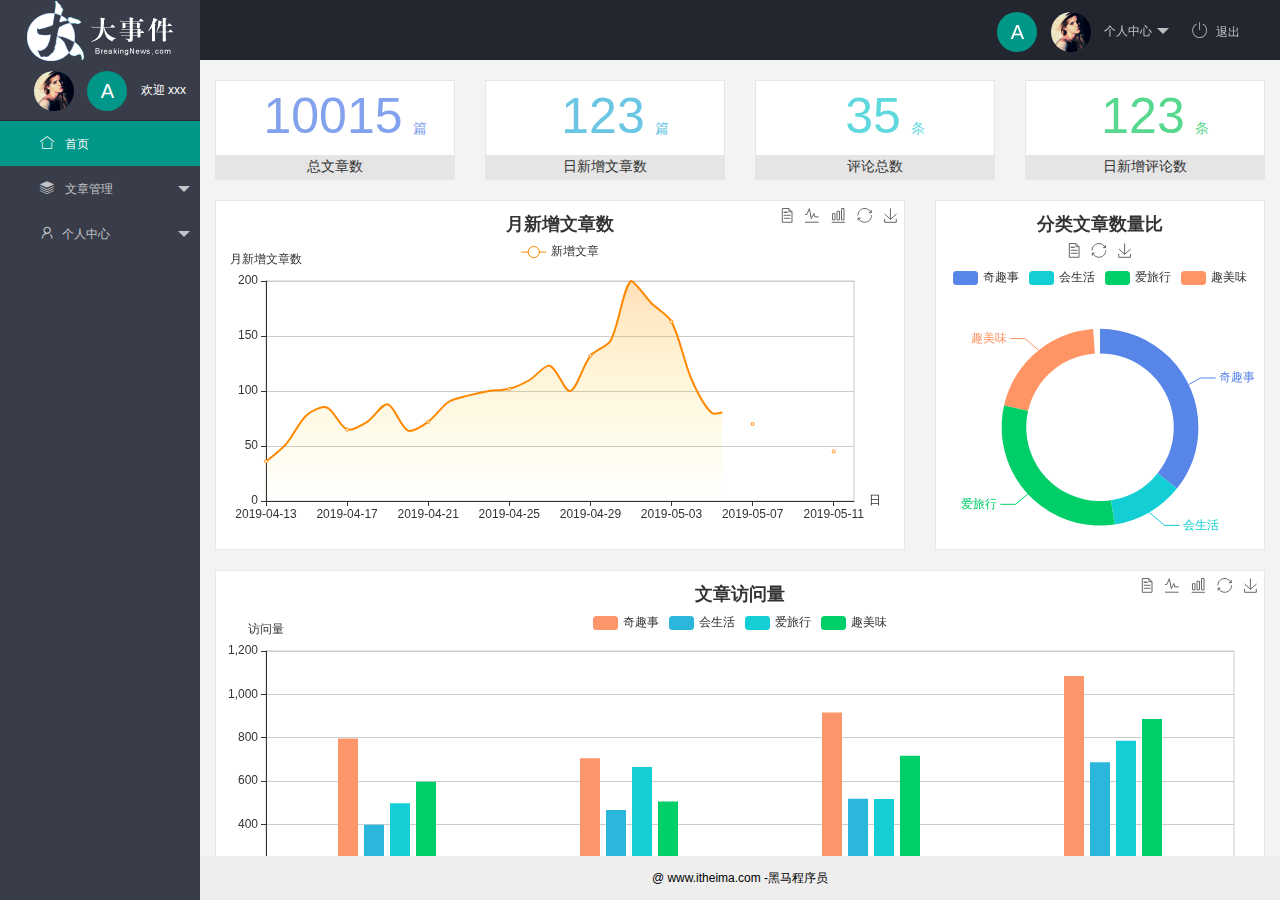
<file: index.html>
<!DOCTYPE html>
<html lang="en">
<head>
    <meta charset="UTF-8">
    <meta http-equiv="X-UA-Compatible" content="IE=edge">
    <meta name="viewport" content="width=device-width, initial-scale=1.0">
    <title>后台主页</title>
    <!-- 使用layui 布局 因此导入layui -->
    <link rel="stylesheet" href="./assets/lib/layui/css/layui.css">
    <link rel="stylesheet" href="./assets/fonts/iconfont.css">
    <link rel="stylesheet" href="./assets/css/index.css">
</head>
<body>

    <div class="layui-layout layui-layout-admin">
        <div class="layui-header">
          <div class="layui-logo layui-hide-xs layui-bg-black">
            <img src="./assets/images/logo.png" alt="" srcset="">
          </div>


          <!-- 头部区域（可配合layui 已有的水平导航） -->
            <!-- 头部右上角 -->
          <ul class="layui-nav layui-layout-right">

            <li class="layui-nav-item"> <!-- 第一个模块个人中心 -->
                <!-- layui-hide layui-show-md-inline-block -->
              <a href="javascript:;" class="userinfo">
                <div class="text-avatar">A</div>
                <img src="./assets/images/sample.jpg" class="layui-nav-img"> 
                个人中心
              </a>
              <dl class="layui-nav-child">
                <dd><a href="">基本资料</a></dd>
                <dd><a href="">更换头像</a></dd>
                <dd><a href="">重置密码</a></dd>
              </dl>
            </li>

            <li class="layui-nav-item"> <!-- 第二个模块退出 -->
              <a href="javascript:;"> <span class="iconfont icon-tuichu"></span>退出 </a>
            </li>

          </ul>
        </div>
          <!-- 头部右上角 -->



        
        <div class="layui-side layui-bg-black">
          <div class="layui-side-scroll">
            <!-- 添加个人头像和文字 -->
            <div class="userinfo">
                <img src="./assets/images/sample.jpg" class="layui-nav-img"> 
                <div class="text-avatar">A</div>
                <span id="welcome">欢迎 xxx</span>
            </div>
            <!-- 左侧导航区域（可配合layui已有的垂直导航） -->
            <ul class="layui-nav layui-nav-tree"  lay-shrink="all" lay-filter="test">

              <li class="layui-nav-item layui-this">
                
                <a href="./home/dashboard.html" target="fm"><i class="layui-icon layui-icon-home"></i> 首页</a> </li>

              <li class="layui-nav-item ">
                <a class="" href="javascript:;"><i class="layui-icon layui-icon-template-1"></i>  文章管理</a>
                <dl class="layui-nav-child">
                  <dd>
                    <a href="javascript:;"><i class="layui-icon layui-icon-read"></i>文章类别</a>
                </dd>
                  <dd>
                    <a href="javascript:;"><i class="layui-icon layui-icon-read"></i>文章列表</a>
                </dd>
                  <dd>
                    <a href="javascript:;"><i class="layui-icon layui-icon-read"></i>发布文章</a>
                </dd>
                </dl>
              </li>

              <li class="layui-nav-item">
                <a href="javascript:;"><i class="layui-icon layui-icon-username"></i>个人中心</a>
                <dl class="layui-nav-child">
                  <dd><a href="javascript:;"><i class="layui-icon layui-icon-face-smile"></i>基本资料</a></dd>
                  <dd><a href="javascript:;"><i class="layui-icon layui-icon-face-smile"></i>更换头像</a></dd>
                  <dd><a href="javascript:;"><i class="layui-icon layui-icon-face-smile"></i>重置密码</a></dd>
                </dl>
              </li>
            </ul>
          </div>
        </div>
        


        <div class="layui-body">
          <!-- 内容主体区域 -->
          <iframe name="fm" src="./home/dashboard.html" frameborder="0"></iframe>
        </div>
        
        <div class="layui-footer">
          <!-- 底部固定区域 -->
          @ www.itheima.com -黑马程序员
        </div>
      </div>


      <!-- 导入 layui 的 js -->
      <script src="./assets/lib/layui/layui.all.js"></script>
      <!-- 导入 jQuery -->
     <script src="./assets/lib/jquery.js"></script> 
     <!-- 导入自己封装的 baseAPI -->
     <script src="./assets/js/baseAPI.js"></script> 
     <!-- 导入自己的 js 文件 -->
     <script src="./assets/js/index.js"></script>
      </body>
</html>
</file>
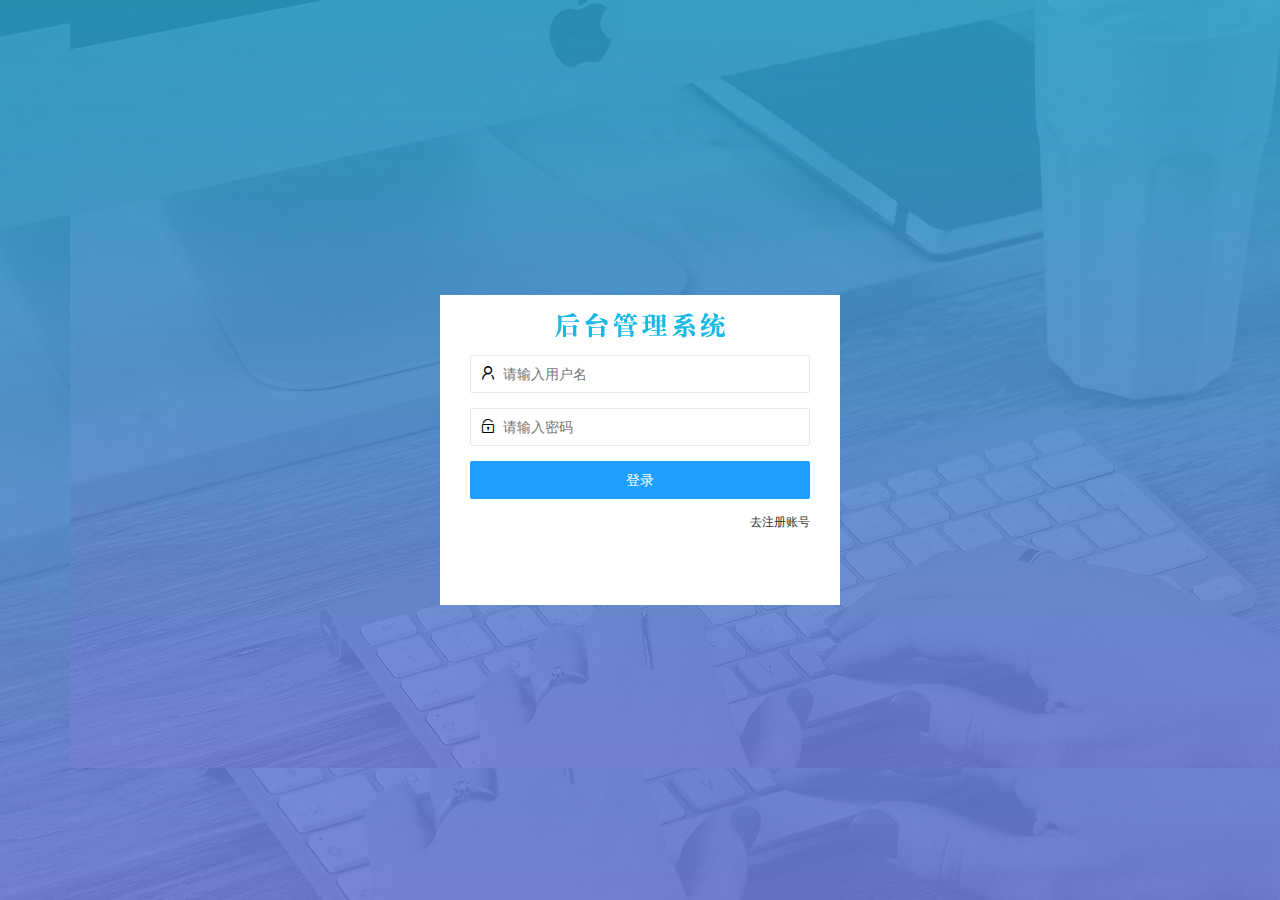
<file: login.html>
<!DOCTYPE html>
<html lang="en">
<head>
  <meta charset="UTF-8">
  <meta http-equiv="X-UA-Compatible" content="IE=edge">
  <meta name="viewport" content="width=device-width, initial-scale=1.0">
  <title>大事件-登录/注册</title>
  <!-- 导入 LayUI 的样式 -->
  <link rel="stylesheet" href="./assets/lib/layui/css/layui.css">
  <!-- 导入自己的样式表 -->
  <link rel="stylesheet" href="./assets/css/login.css">
</head>
<body>
  <!-- 头部的 Logo 区域 -->
  <div class="layui-main">
    <img src="./assets/images/login_bg.jpg"/>
  </div>

  <!-- 登录注册区域 -->
  <div class="loginAndRegBox">
    <div class="title-box"></div>
    <!-- 登录的div -->
    <div class="login-box">
      <!-- 登录的表单 -->
      <form class="layui-form" id="form_login">
        <!-- 用户名 -->
        <div class="layui-form-item">
          <i class="layui-icon layui-icon-username"></i>
          <input type="text" name="username" required lay-verify="required" placeholder="请输入用户名" autocomplete="off" class="layui-input" />
        </div>
        <!-- 密码 -->
        <div class="layui-form-item">
          <i class="layui-icon layui-icon-password"></i>
          <input type="password" name="password" required lay-verify="required|pwd" placeholder="请输入密码" autocomplete="off" class="layui-input" />
        </div>
        <!-- 登录按钮 -->
        <div class="layui-form-item">
          <!-- 注意：表单提交按钮和普通按钮的区别，就是 lay-submit 属性 -->
          <button class="layui-btn layui-btn-fluid layui-btn-normal" lay-submit>登录</button>
        </div>
        <div class="layui-form-item links">
          <a href="javascript:;" id="link_reg">去注册账号</a>
        </div>
      </form>
    </div>
    <!-- 注册的div -->
    <div class="reg-box">
      <!-- 注册的表单 -->
      <form class="layui-form" id="form_reg">
        <!-- 用户名 -->
        <div class="layui-form-item">
          <i class="layui-icon layui-icon-username"></i>
          <input type="text" name="username" required lay-verify="required" placeholder="请输入用户名" autocomplete="off" class="layui-input" />
        </div>
        <!-- 密码 -->
        <div class="layui-form-item">
          <i class="layui-icon layui-icon-password"></i>
          <input type="password" name="password" required lay-verify="required|pwd" placeholder="请输入密码" autocomplete="off" class="layui-input" />
        </div>
        <!-- 密码确认框 -->
        <div class="layui-form-item">
          <i class="layui-icon layui-icon-password"></i>
          <input type="password" name="repassword" required lay-verify="required|pwd|repwd" placeholder="再次确认密码" autocomplete="off" class="layui-input" />
        </div>
        <!-- 注册按钮 -->
        <div class="layui-form-item">
          <!-- 注意：表单提交按钮和普通按钮的区别，就是 lay-submit 属性 -->
          <button class="layui-btn layui-btn-fluid layui-btn-normal" lay-submit>注册</button>
        </div>
        <div class="layui-form-item links">
          <a href="javascript:;" id="link_login">去登录</a>
        </div>
      </form>
    </div>
  </div>

  <!-- 导入 Layui 的JS文件 -->
  <script src="./assets/lib/layui/layui.all.js"></script>
  <!-- 导入 JQuery -->
  <script src="./assets/lib/jquery.js"></script>
  <!-- 导入自己封装的 baseAPI.js -->
  <script src="./assets/js/baseAPI.js"></script>
  <!-- 导入自己的 JavaScript 脚本 -->
  <script src="./assets/js/login.js"></script>
</body>
</html>
</file>
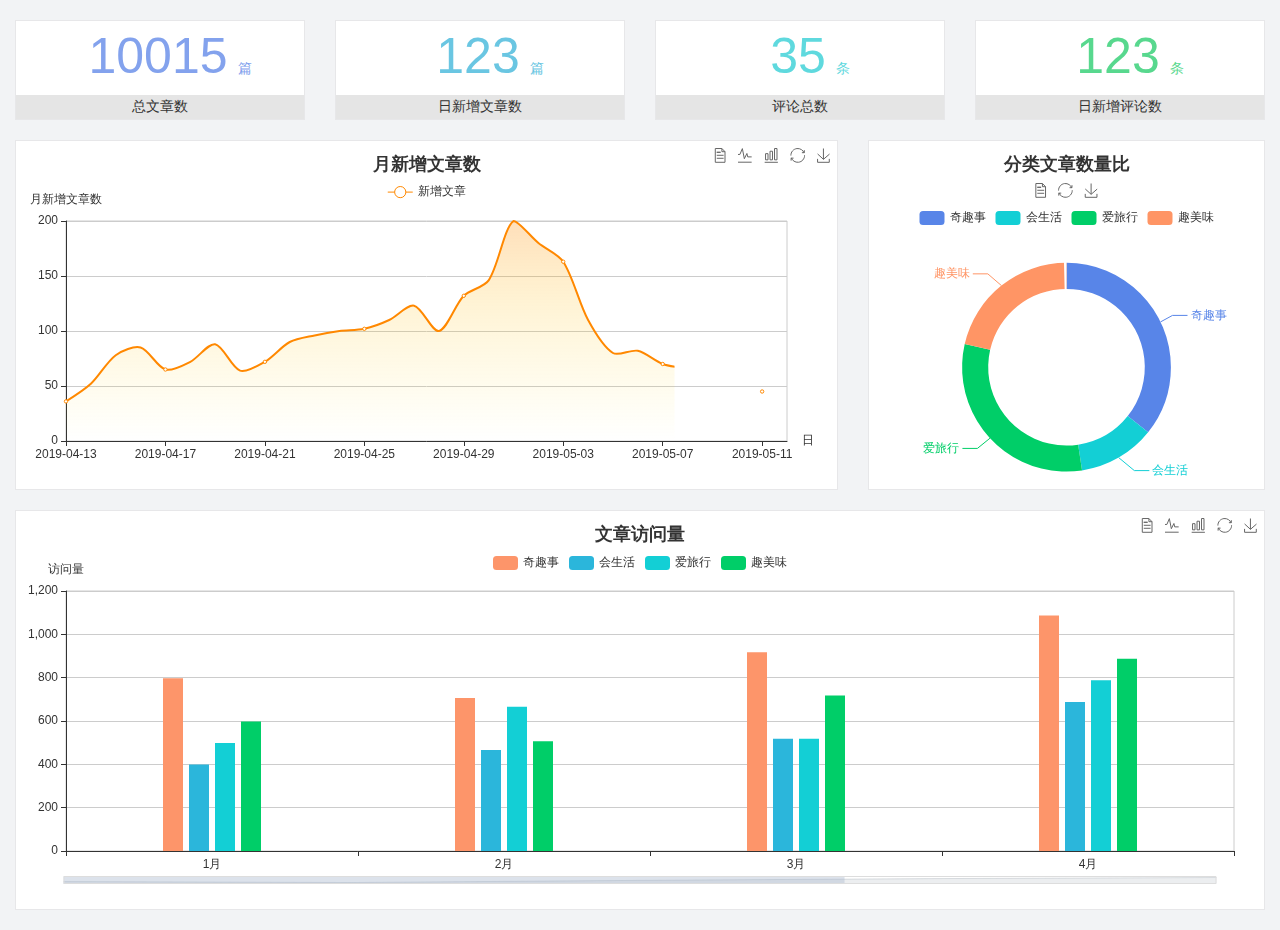
<file: home/dashboard.html>
<!DOCTYPE html>
<html lang="en">

<head>
  <meta charset="UTF-8">
  <meta name="viewport" content="width=device-width, initial-scale=1.0">
  <meta http-equiv="X-UA-Compatible" content="ie=edge">
  <title>图表统计</title>
  <link rel="stylesheet" href="../assets/lib/bootstrap.css" />
  <link rel="stylesheet" href="../assets/lib/main.css" />
  <script src="../assets/lib/jquery.js"></script>
  <script type="text/javascript" src="../assets/lib/echarts.min.js"></script>
</head>

<body>
  <div class="container-fluid">
    <div class="row spannel_list">
      <div class="col-sm-3 col-xs-6">
        <div class="spannel">
          <em>10015</em><span>篇</span>
          <b>总文章数</b>
        </div>
      </div>
      <div class="col-sm-3 col-xs-6">
        <div class="spannel scolor01">
          <em>123</em><span>篇</span>
          <b>日新增文章数</b>
        </div>
      </div>
      <div class="col-sm-3 col-xs-6">
        <div class="spannel scolor02">
          <em>35</em><span>条</span>
          <b>评论总数</b>
        </div>
      </div>
      <div class="col-sm-3 col-xs-6">
        <div class="spannel scolor03">
          <em>123</em><span>条</span>
          <b>日新增评论数</b>
        </div>
      </div>
    </div>
  </div>

  <div class="container-fluid">
    <div class="row curve-pie">
      <div class="col-lg-8 col-md-8">
        <div class="gragh_pannel" id="curve_show"></div>
      </div>
      <div class="col-lg-4 col-md-4">
        <div class="gragh_pannel" id="pie_show"></div>
      </div>
    </div>
  </div>

  <div class="container-fluid">
    <div class="column_pannel" id="column_show"></div>
  </div>

  <script>
    var oChart = echarts.init(document.getElementById('curve_show'));
    var aList_all = [
      { 'count': 36, 'date': '2019-04-13' },
      { 'count': 52, 'date': '2019-04-14' },
      { 'count': 78, 'date': '2019-04-15' },
      { 'count': 85, 'date': '2019-04-16' },
      { 'count': 65, 'date': '2019-04-17' },
      { 'count': 72, 'date': '2019-04-18' },
      { 'count': 88, 'date': '2019-04-19' },
      { 'count': 64, 'date': '2019-04-20' },
      { 'count': 72, 'date': '2019-04-21' },
      { 'count': 90, 'date': '2019-04-22' },
      { 'count': 96, 'date': '2019-04-23' },
      { 'count': 100, 'date': '2019-04-24' },
      { 'count': 102, 'date': '2019-04-25' },
      { 'count': 110, 'date': '2019-04-26' },
      { 'count': 123, 'date': '2019-04-27' },
      { 'count': 100, 'date': '2019-04-28' },
      { 'count': 132, 'date': '2019-04-29' },
      { 'count': 146, 'date': '2019-04-30' },
      { 'count': 200, 'date': '2019-05-01' },
      { 'count': 180, 'date': '2019-05-02' },
      { 'count': 163, 'date': '2019-05-03' },
      { 'count': 110, 'date': '2019-05-04' },
      { 'count': 80, 'date': '2019-05-05' },
      { 'count': 82, 'date': '2019-05-06' },
      { 'count': 70, 'date': '2019-05-07' },
      { 'count': 65, 'date': '2019-05-08' },
      { 'count': 54, 'date': '2019-05-09' },
      { 'count': 40, 'date': '2019-05-10' },
      { 'count': 45, 'date': '2019-05-11' },
      { 'count': 38, 'date': '2019-05-12' },
    ];

    let aCount = [];
    let aDate = [];

    for (var i = 0; i < aList_all.length; i++) {
      aCount.push(aList_all[i].count);
      aDate.push(aList_all[i].date);
    }

    var chartopt = {
      title: {
        text: '月新增文章数',
        left: 'center',
        top: '10'
      },
      tooltip: {
        trigger: 'axis'
      },
      legend: {
        data: ['新增文章'],
        top: '40'
      },
      toolbox: {
        show: true,
        feature: {
          mark: { show: true },
          dataView: { show: true, readOnly: false },
          magicType: { show: true, type: ['line', 'bar'] },
          restore: { show: true },
          saveAsImage: { show: true }
        }
      },
      calculable: true,
      xAxis: [
        {
          name: '日',
          type: 'category',
          boundaryGap: false,
          data: aDate
        }
      ],
      yAxis: [
        {
          name: '月新增文章数',
          type: 'value'
        }
      ],
      series: [
        {
          name: '新增文章',
          type: 'line',
          smooth: true,
          itemStyle: { normal: { areaStyle: { type: 'default' }, color: '#f80' }, lineStyle: { color: '#f80' } },
          data: aCount
        }],
      areaStyle: {
        normal: {
          color: new echarts.graphic.LinearGradient(0, 0, 0, 1, [{
            offset: 0,
            color: 'rgba(255,136,0,0.39)'
          }, {
            offset: .34,
            color: 'rgba(255,180,0,0.25)'
          }, {
            offset: 1,
            color: 'rgba(255,222,0,0.00)'
          }])

        }
      },
      grid: {
        show: true,
        x: 50,
        x2: 50,
        y: 80,
        height: 220
      }
    };

    oChart.setOption(chartopt);


    var oPie = echarts.init(document.getElementById('pie_show'));
    var oPieopt =
    {
      title: {
        top: 10,
        text: '分类文章数量比',
        x: 'center'
      },
      tooltip: {
        trigger: 'item',
        formatter: "{a} <br/>{b} : {c} ({d}%)"
      },
      color: ['#5885e8', '#13cfd5', '#00ce68', '#ff9565'],
      legend: {
        x: 'center',
        top: 65,
        data: ['奇趣事', '会生活', '爱旅行', '趣美味']
      },
      toolbox: {
        show: true,
        x: 'center',
        top: 35,
        feature: {
          mark: { show: true },
          dataView: { show: true, readOnly: false },
          magicType: {
            show: true,
            type: ['pie', 'funnel'],
            option: {
              funnel: {
                x: '25%',
                width: '50%',
                funnelAlign: 'left',
                max: 1548
              }
            }
          },
          restore: { show: true },
          saveAsImage: { show: true }
        }
      },
      calculable: true,
      series: [
        {
          name: '访问来源',
          type: 'pie',
          radius: ['45%', '60%'],
          center: ['50%', '65%'],
          data: [
            { value: 300, name: '奇趣事' },
            { value: 100, name: '会生活' },
            { value: 260, name: '爱旅行' },
            { value: 180, name: '趣美味' }
          ]
        }
      ]
    };
    oPie.setOption(oPieopt);



    var oColumn = this.echarts.init(document.getElementById('column_show'));
    var oColumnopt =
    {
      title: {
        text: '文章访问量',
        left: 'center',
        top: '10'
      },
      tooltip: {
        trigger: 'axis'
      },
      legend: {
        data: ['奇趣事', '会生活', '爱旅行', '趣美味'],
        top: '40'
      },
      toolbox: {
        show: true,
        feature: {
          mark: { show: true },
          dataView: { show: true, readOnly: false },
          magicType: { show: true, type: ['line', 'bar'] },
          restore: { show: true },
          saveAsImage: { show: true }
        }
      },
      calculable: true,
      xAxis: [
        {
          type: 'category',
          data: ['1月', '2月', '3月', '4月', '5月']
        }
      ],
      yAxis: [
        {
          name: '访问量',
          type: 'value'
        }
      ],
      series: [
        {
          name: '奇趣事',
          type: 'bar',
          barWidth: 20,
          itemStyle: {
            normal: { areaStyle: { type: 'default' }, color: '#fd956a' }
          },
          data: [800, 708, 920, 1090, 1200]
        },
        {
          name: '会生活',
          type: 'bar',
          barWidth: 20,
          itemStyle: {
            normal: { areaStyle: { type: 'default' }, color: '#2bb6db' }
          },
          data: [400, 468, 520, 690, 800]
        },
        {
          name: '爱旅行',
          type: 'bar',
          barWidth: 20,
          itemStyle: {
            normal: { areaStyle: { type: 'default' }, color: '#13cfd5' }
          },
          data: [500, 668, 520, 790, 900]
        },
        {
          name: '趣美味',
          type: 'bar',
          barWidth: 20,
          itemStyle: {
            normal: { areaStyle: { type: 'default' }, color: '#00ce68' }
          },
          data: [600, 508, 720, 890, 1000]
        }
      ],
      grid: {
        show: true,
        x: 50,
        x2: 30,
        y: 80,
        height: 260
      },
      dataZoom: [//给x轴设置滚动条
        {
          start: 0,//默认为0
          end: 100 - 1000 / 31,//默认为100
          type: 'slider',
          show: true,
          xAxisIndex: [0],
          handleSize: 0,//滑动条的 左右2个滑动条的大小
          height: 8,//组件高度
          left: 45, //左边的距离
          right: 50,//右边的距离
          bottom: 26,//右边的距离
          handleColor: '#ddd',//h滑动图标的颜色
          handleStyle: {
            borderColor: "#cacaca",
            borderWidth: "1",
            shadowBlur: 2,
            background: "#ddd",
            shadowColor: "#ddd",
          }
        }]
    };
    oColumn.setOption(oColumnopt);
  </script>
</body>

</html>
</file>
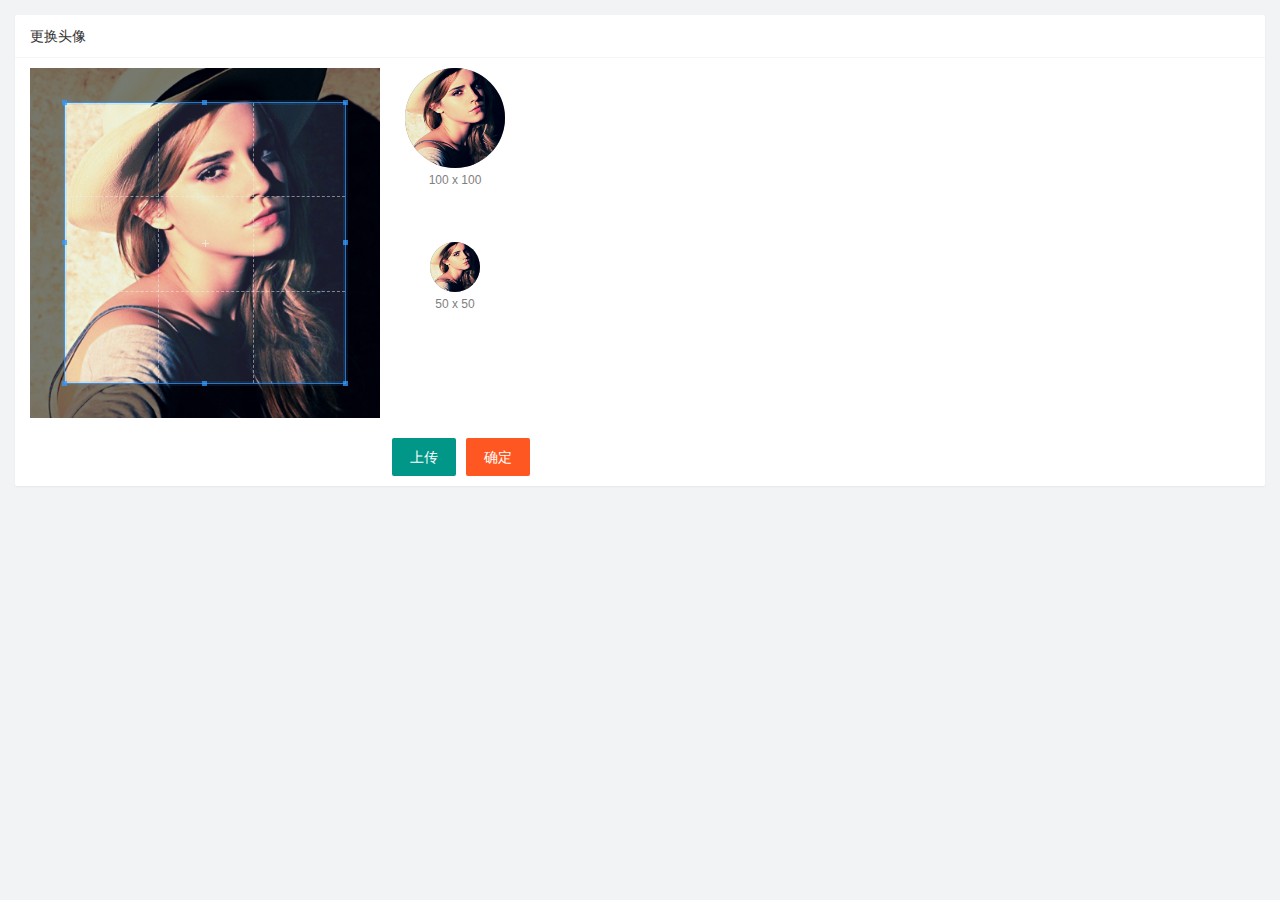
<file: user/user_avatar.html>
<!DOCTYPE html>
<html lang="en">
  <head>
    <meta charset="UTF-8" />
    <meta name="viewport" content="width=device-width, initial-scale=1.0" />
    <title>Document</title>
    <link rel="stylesheet" href="../assets/lib/layui/css/layui.css" />
    <link rel="stylesheet" href="../assets/lib/cropper/cropper.css" />
    <link rel="stylesheet" href="../assets/css/user/user_avatar.css" />
  </head>
  <body>
    <!-- 卡片区域 -->
    <div class="layui-card">
      <div class="layui-card-header">更换头像</div>
      <div class="layui-card-body">
        <!-- 第一行的图片裁剪和预览区域 -->
        <div class="row1">
          <!-- 图片裁剪区域 -->
          <div class="cropper-box">
            <!-- 这个 img 标签很重要，将来会把它初始化为裁剪区域 -->
            <img id="image" src="../assets/images/sample.jpg" />
          </div>
          <!-- 图片的预览区域 -->
          <div class="preview-box">
            <div>
              <!-- 宽高为 100px 的预览区域 -->
              <div class="img-preview w100"></div>
              <p class="size">100 x 100</p>
            </div>
            <div>
              <!-- 宽高为 50px 的预览区域 -->
              <div class="img-preview w50"></div>
              <p class="size">50 x 50</p>
            </div>
          </div>
        </div>

        <!-- 第二行的按钮区域 -->
        <div class="row2">
          <!-- 通过 accept 属性，可以指定，允许用户选择什么类型的文件 -->
          <input type="file" id="file" accept="image/png,image/jpeg" />
          <button type="button" class="layui-btn" id="btnChooseImage">上传</button>
          <button type="button" class="layui-btn layui-btn-danger" id="btnUpload">确定</button>
        </div>
      </div>
    </div>

    <script src="../assets/lib/layui/layui.all.js"></script>
    <script src="../assets/lib/jquery.js"></script>
    <script src="../assets/lib/cropper/Cropper.js"></script>
    <script src="../assets/lib/cropper/jquery-cropper.js"></script>
    <script src="../assets/js/baseAPI.js"></script>
    <script src="../assets/js/user/user_avatar.js"></script>
  </body>
</html>
</file>
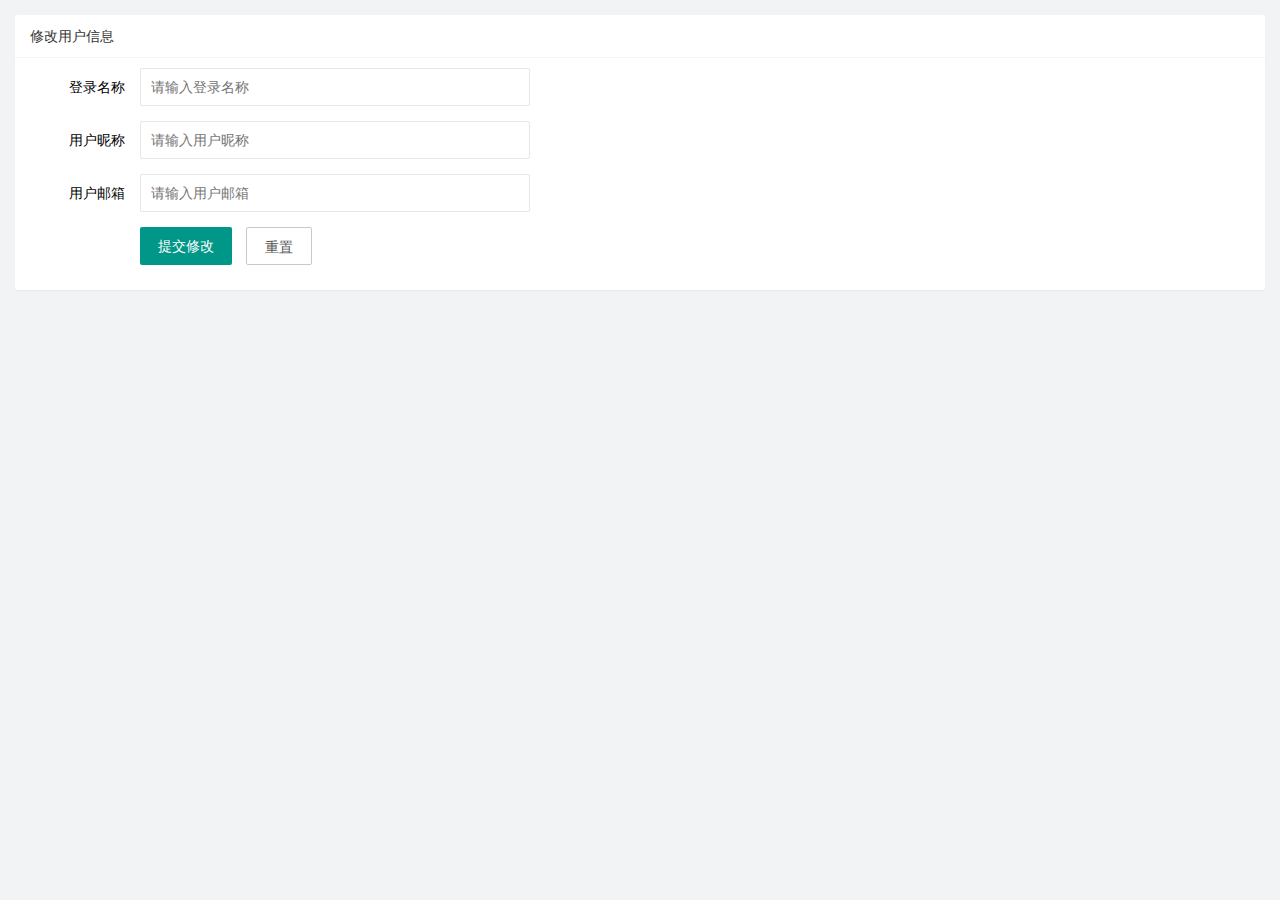
<file: user/user_info.html>
<!DOCTYPE html>
<html lang="en">
  <head>
    <meta charset="UTF-8" />
    <meta name="viewport" content="width=device-width, initial-scale=1.0" />
    <title>Document</title>
    <!-- 导入 layui 的样式 -->
    <link rel="stylesheet" href="../assets/lib/layui/css/layui.css" />
    <!-- 导入自己的样式 -->
    <link rel="stylesheet" href="../assets/css/user/user_info.css" />
  </head>
  <body>
    <!-- 卡片区域 -->
    <div class="layui-card">
      <div class="layui-card-header">修改用户信息</div>
      <div class="layui-card-body">
        <!-- form 表单区域 -->
        <form class="layui-form" lay-filter="formUserInfo">
          <!-- 这是隐藏域 -->
          <input type="hidden" name="id" value="" />
          <div class="layui-form-item">
            <label class="layui-form-label">登录名称</label>
            <div class="layui-input-block">
              <input type="text" name="username" required lay-verify="required" placeholder="请输入登录名称" autocomplete="off" class="layui-input" readonly />
            </div>
          </div>
          <div class="layui-form-item">
            <label class="layui-form-label">用户昵称</label>
            <div class="layui-input-block">
              <input type="text" name="nickname" required lay-verify="required|nickname" placeholder="请输入用户昵称" autocomplete="off" class="layui-input" />
            </div>
          </div>
          <div class="layui-form-item">
            <label class="layui-form-label">用户邮箱</label>
            <div class="layui-input-block">
              <input type="text" name="email" required lay-verify="required|email" placeholder="请输入用户邮箱" autocomplete="off" class="layui-input" />
            </div>
          </div>
          <div class="layui-form-item">
            <div class="layui-input-block">
              <button class="layui-btn" lay-submit lay-filter="formDemo">提交修改</button>
              <button type="reset" class="layui-btn layui-btn-primary" id="btnReset">重置</button>
            </div>
          </div>
        </form>
      </div>
    </div>

    <!-- 导入 layui 的 js -->
    <script src="../assets/lib/layui/layui.all.js"></script>
    <!-- 导入 jquery -->
    <script src="../assets/lib/jquery.js"></script>
    <!-- 导入 baseAPI -->
    <script src="../assets/js/baseAPI.js"></script>
    <!-- 导入自己的 js -->
    <script src="../assets/js/user/user_info.js"></script>
  </body>
</html>
</file>
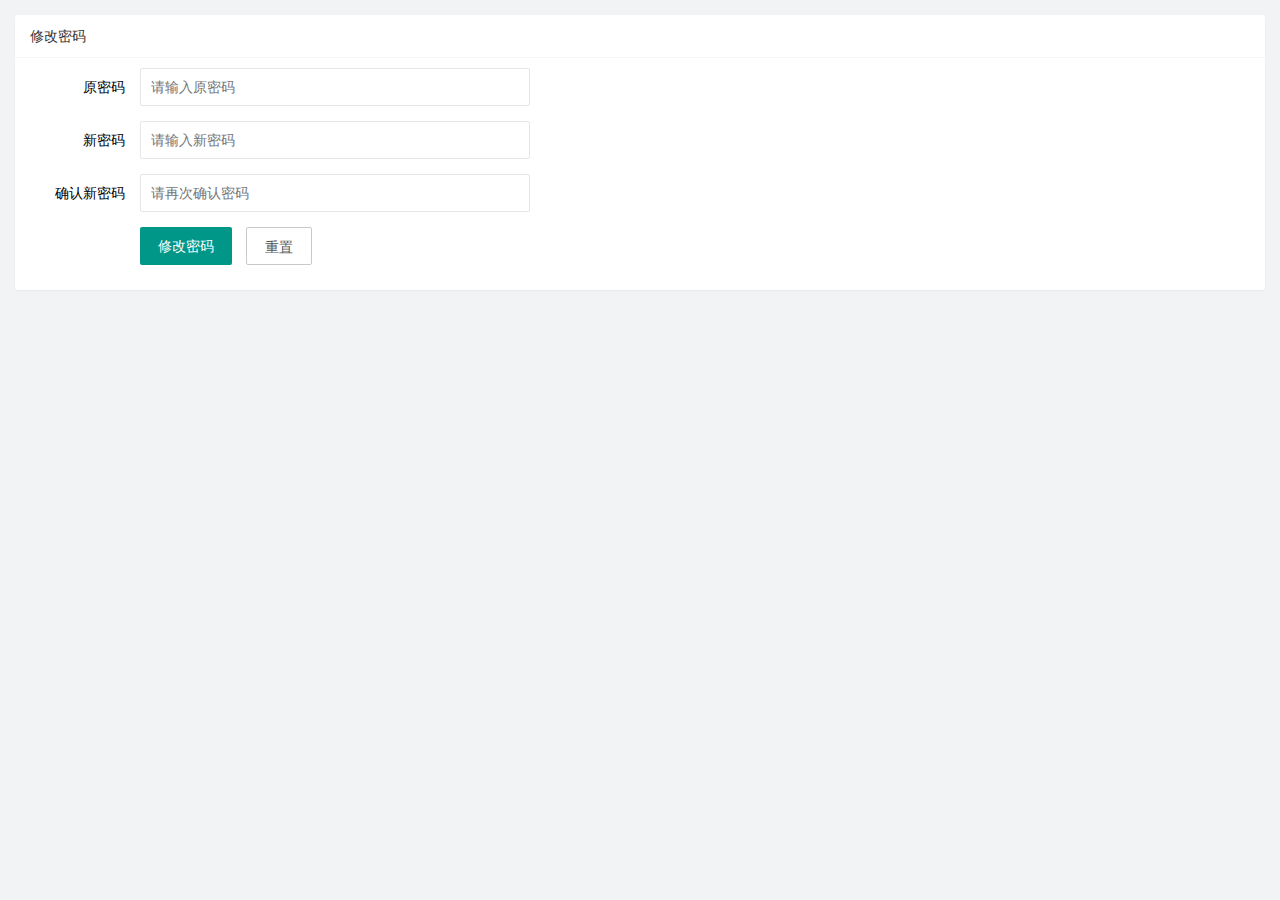
<file: user/user_pwd.html>
<!DOCTYPE html>
<html lang="en">
  <head>
    <meta charset="UTF-8" />
    <meta name="viewport" content="width=device-width, initial-scale=1.0" />
    <title>Document</title>
    <link rel="stylesheet" href="../assets/lib/layui/css/layui.css" />
    <link rel="stylesheet" href="../assets/css/user/user_pwd.css" />
  </head>
  <body>
    <!-- 卡片区域 -->
    <div class="layui-card">
      <div class="layui-card-header">修改密码</div>
      <div class="layui-card-body">
        <form class="layui-form">
          <div class="layui-form-item">
            <label class="layui-form-label">原密码</label>
            <div class="layui-input-block">
              <input type="password" name="oldPwd" required lay-verify="required|pwd" placeholder="请输入原密码" autocomplete="off" class="layui-input" />
            </div>
          </div>
          <div class="layui-form-item">
            <label class="layui-form-label">新密码</label>
            <div class="layui-input-block">
              <input type="password" name="newPwd" required lay-verify="required|pwd|samePwd" placeholder="请输入新密码" autocomplete="off" class="layui-input" />
            </div>
          </div>
          <div class="layui-form-item">
            <label class="layui-form-label">确认新密码</label>
            <div class="layui-input-block">
              <input type="password" name="rePwd" required lay-verify="required|pwd|rePwd" placeholder="请再次确认密码" autocomplete="off" class="layui-input" />
            </div>
          </div>
          <div class="layui-form-item">
            <div class="layui-input-block">
              <button class="layui-btn" lay-submit lay-filter="formDemo">修改密码</button>
              <button type="reset" class="layui-btn layui-btn-primary">重置</button>
            </div>
          </div>
        </form>
      </div>
    </div>

    <!-- 导入 layui 的 js -->
    <script src="../assets/lib/layui/layui.all.js"></script>
    <!-- 导入 jQuery -->
    <script src="../assets/lib/jquery.js"></script>
    <!-- 导入 baseAPI -->
    <script src="../assets/js/baseAPI.js"></script>
    <!-- 导入自己的 js -->
    <script src="../assets/js/user/user_pwd.js"></script>
  </body>
</html>
</file>
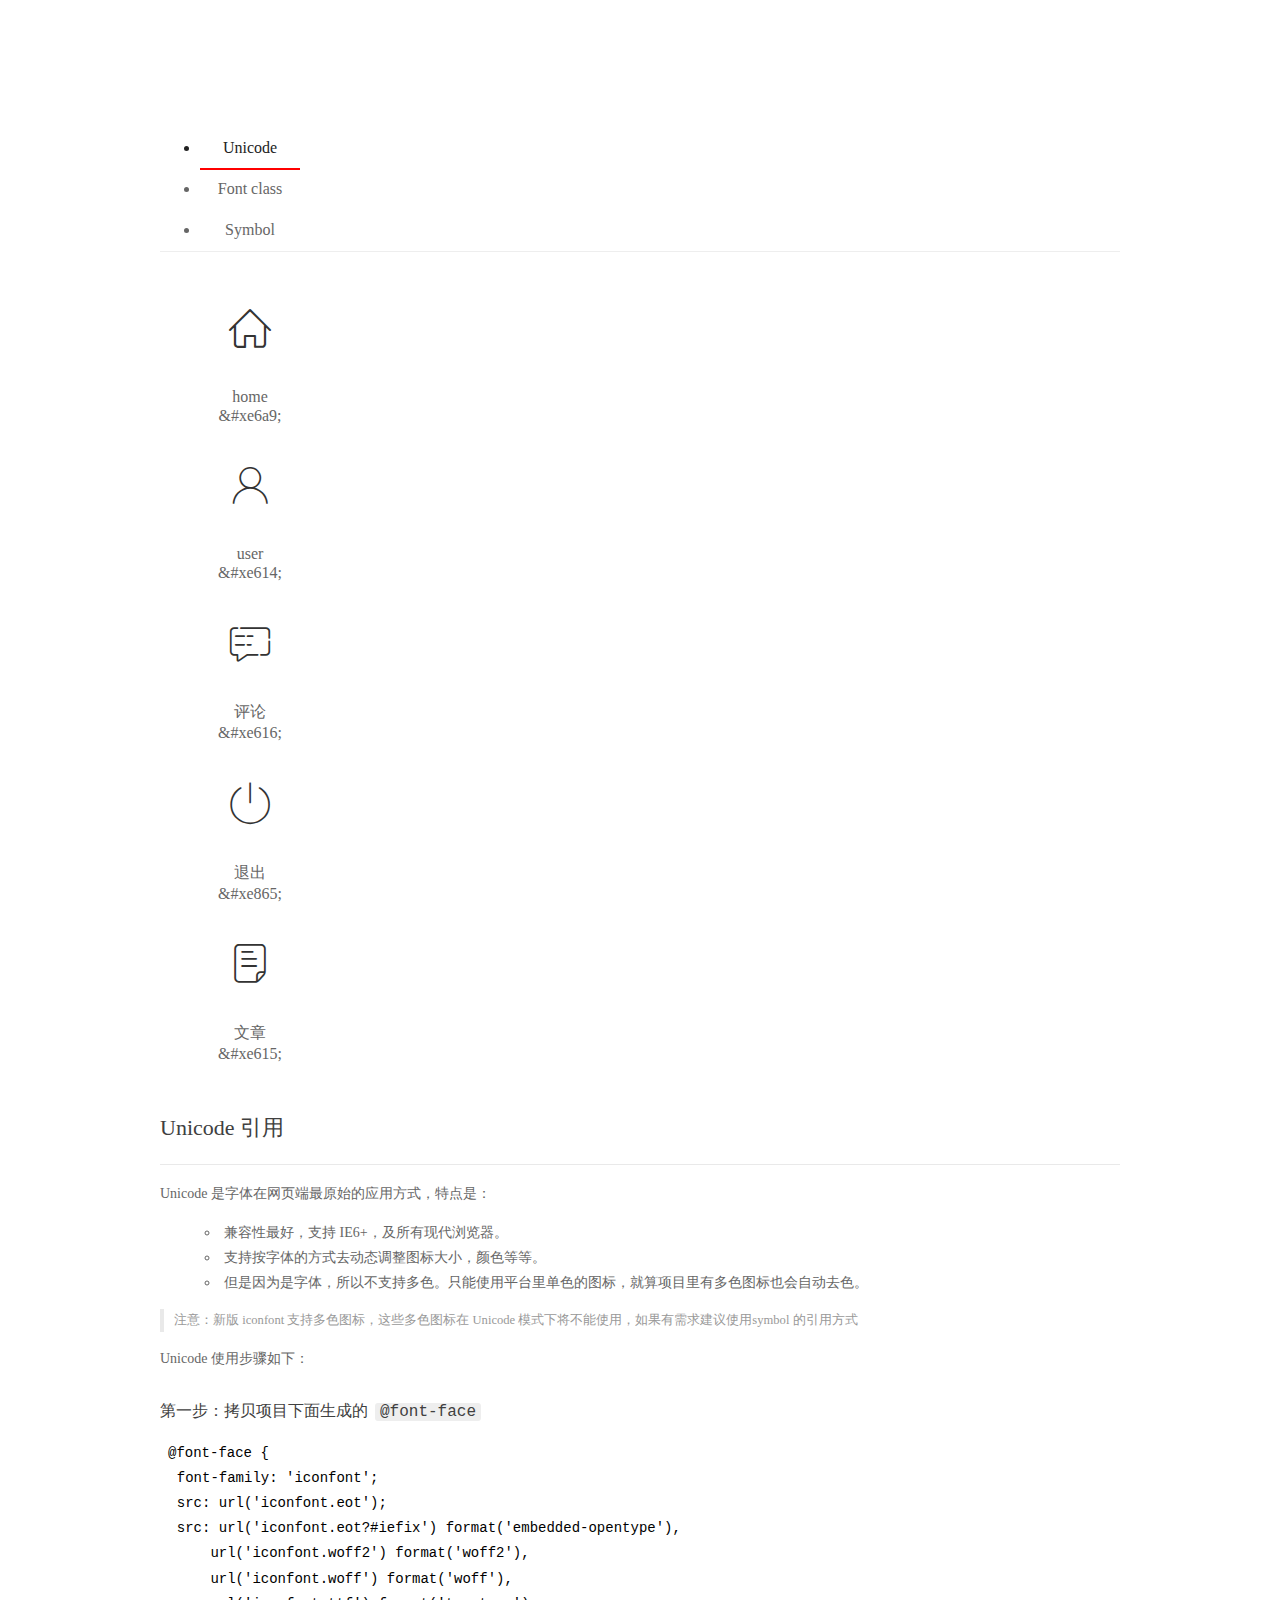
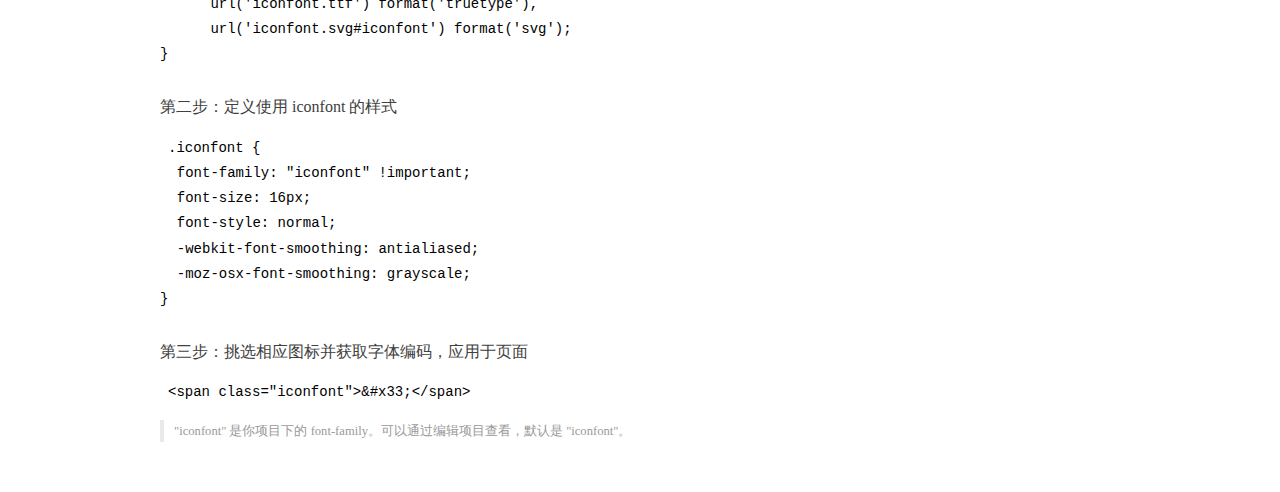
<file: assets/fonts/demo_index.html>
<!DOCTYPE html>
<html>
<head>
  <meta charset="utf-8"/>
  <title>IconFont Demo</title>
  <link rel="shortcut icon" href="https://gtms04.alicdn.com/tps/i4/TB1_oz6GVXXXXaFXpXXJDFnIXXX-64-64.ico" type="image/x-icon"/>
  <link rel="stylesheet" href="https://g.alicdn.com/thx/cube/1.3.2/cube.min.css">
  <link rel="stylesheet" href="demo.css">
  <link rel="stylesheet" href="iconfont.css">
  <script src="iconfont.js"></script>
  <!-- jQuery -->
  <script src="https://a1.alicdn.com/oss/uploads/2018/12/26/7bfddb60-08e8-11e9-9b04-53e73bb6408b.js"></script>
  <!-- 代码高亮 -->
  <script src="https://a1.alicdn.com/oss/uploads/2018/12/26/a3f714d0-08e6-11e9-8a15-ebf944d7534c.js"></script>
</head>
<body>
  <div class="main">
    <h1 class="logo"><a href="https://www.iconfont.cn/" title="iconfont 首页" target="_blank">&#xe86b;</a></h1>
    <div class="nav-tabs">
      <ul id="tabs" class="dib-box">
        <li class="dib active"><span>Unicode</span></li>
        <li class="dib"><span>Font class</span></li>
        <li class="dib"><span>Symbol</span></li>
      </ul>
      
    </div>
    <div class="tab-container">
      <div class="content unicode" style="display: block;">
          <ul class="icon_lists dib-box">
          
            <li class="dib">
              <span class="icon iconfont">&#xe6a9;</span>
                <div class="name">home</div>
                <div class="code-name">&amp;#xe6a9;</div>
              </li>
          
            <li class="dib">
              <span class="icon iconfont">&#xe614;</span>
                <div class="name">user</div>
                <div class="code-name">&amp;#xe614;</div>
              </li>
          
            <li class="dib">
              <span class="icon iconfont">&#xe616;</span>
                <div class="name">评论</div>
                <div class="code-name">&amp;#xe616;</div>
              </li>
          
            <li class="dib">
              <span class="icon iconfont">&#xe865;</span>
                <div class="name">退出</div>
                <div class="code-name">&amp;#xe865;</div>
              </li>
          
            <li class="dib">
              <span class="icon iconfont">&#xe615;</span>
                <div class="name">文章</div>
                <div class="code-name">&amp;#xe615;</div>
              </li>
          
          </ul>
          <div class="article markdown">
          <h2 id="unicode-">Unicode 引用</h2>
          <hr>

          <p>Unicode 是字体在网页端最原始的应用方式，特点是：</p>
          <ul>
            <li>兼容性最好，支持 IE6+，及所有现代浏览器。</li>
            <li>支持按字体的方式去动态调整图标大小，颜色等等。</li>
            <li>但是因为是字体，所以不支持多色。只能使用平台里单色的图标，就算项目里有多色图标也会自动去色。</li>
          </ul>
          <blockquote>
            <p>注意：新版 iconfont 支持多色图标，这些多色图标在 Unicode 模式下将不能使用，如果有需求建议使用symbol 的引用方式</p>
          </blockquote>
          <p>Unicode 使用步骤如下：</p>
          <h3 id="-font-face">第一步：拷贝项目下面生成的 <code>@font-face</code></h3>
<pre><code class="language-css"
>@font-face {
  font-family: 'iconfont';
  src: url('iconfont.eot');
  src: url('iconfont.eot?#iefix') format('embedded-opentype'),
      url('iconfont.woff2') format('woff2'),
      url('iconfont.woff') format('woff'),
      url('iconfont.ttf') format('truetype'),
      url('iconfont.svg#iconfont') format('svg');
}
</code></pre>
          <h3 id="-iconfont-">第二步：定义使用 iconfont 的样式</h3>
<pre><code class="language-css"
>.iconfont {
  font-family: "iconfont" !important;
  font-size: 16px;
  font-style: normal;
  -webkit-font-smoothing: antialiased;
  -moz-osx-font-smoothing: grayscale;
}
</code></pre>
          <h3 id="-">第三步：挑选相应图标并获取字体编码，应用于页面</h3>
<pre>
<code class="language-html"
>&lt;span class="iconfont"&gt;&amp;#x33;&lt;/span&gt;
</code></pre>
          <blockquote>
            <p>"iconfont" 是你项目下的 font-family。可以通过编辑项目查看，默认是 "iconfont"。</p>
          </blockquote>
          </div>
      </div>
      <div class="content font-class">
        <ul class="icon_lists dib-box">
          
          <li class="dib">
            <span class="icon iconfont icon-home"></span>
            <div class="name">
              home
            </div>
            <div class="code-name">.icon-home
            </div>
          </li>
          
          <li class="dib">
            <span class="icon iconfont icon-user"></span>
            <div class="name">
              user
            </div>
            <div class="code-name">.icon-user
            </div>
          </li>
          
          <li class="dib">
            <span class="icon iconfont icon-pinglun"></span>
            <div class="name">
              评论
            </div>
            <div class="code-name">.icon-pinglun
            </div>
          </li>
          
          <li class="dib">
            <span class="icon iconfont icon-tuichu"></span>
            <div class="name">
              退出
            </div>
            <div class="code-name">.icon-tuichu
            </div>
          </li>
          
          <li class="dib">
            <span class="icon iconfont icon-16"></span>
            <div class="name">
              文章
            </div>
            <div class="code-name">.icon-16
            </div>
          </li>
          
        </ul>
        <div class="article markdown">
        <h2 id="font-class-">font-class 引用</h2>
        <hr>

        <p>font-class 是 Unicode 使用方式的一种变种，主要是解决 Unicode 书写不直观，语意不明确的问题。</p>
        <p>与 Unicode 使用方式相比，具有如下特点：</p>
        <ul>
          <li>兼容性良好，支持 IE8+，及所有现代浏览器。</li>
          <li>相比于 Unicode 语意明确，书写更直观。可以很容易分辨这个 icon 是什么。</li>
          <li>因为使用 class 来定义图标，所以当要替换图标时，只需要修改 class 里面的 Unicode 引用。</li>
          <li>不过因为本质上还是使用的字体，所以多色图标还是不支持的。</li>
        </ul>
        <p>使用步骤如下：</p>
        <h3 id="-fontclass-">第一步：引入项目下面生成的 fontclass 代码：</h3>
<pre><code class="language-html">&lt;link rel="stylesheet" href="./iconfont.css"&gt;
</code></pre>
        <h3 id="-">第二步：挑选相应图标并获取类名，应用于页面：</h3>
<pre><code class="language-html">&lt;span class="iconfont icon-xxx"&gt;&lt;/span&gt;
</code></pre>
        <blockquote>
          <p>"
            iconfont" 是你项目下的 font-family。可以通过编辑项目查看，默认是 "iconfont"。</p>
        </blockquote>
      </div>
      </div>
      <div class="content symbol">
          <ul class="icon_lists dib-box">
          
            <li class="dib">
                <svg class="icon svg-icon" aria-hidden="true">
                  <use xlink:href="#icon-home"></use>
                </svg>
                <div class="name">home</div>
                <div class="code-name">#icon-home</div>
            </li>
          
            <li class="dib">
                <svg class="icon svg-icon" aria-hidden="true">
                  <use xlink:href="#icon-user"></use>
                </svg>
                <div class="name">user</div>
                <div class="code-name">#icon-user</div>
            </li>
          
            <li class="dib">
                <svg class="icon svg-icon" aria-hidden="true">
                  <use xlink:href="#icon-pinglun"></use>
                </svg>
                <div class="name">评论</div>
                <div class="code-name">#icon-pinglun</div>
            </li>
          
            <li class="dib">
                <svg class="icon svg-icon" aria-hidden="true">
                  <use xlink:href="#icon-tuichu"></use>
                </svg>
                <div class="name">退出</div>
                <div class="code-name">#icon-tuichu</div>
            </li>
          
            <li class="dib">
                <svg class="icon svg-icon" aria-hidden="true">
                  <use xlink:href="#icon-16"></use>
                </svg>
                <div class="name">文章</div>
                <div class="code-name">#icon-16</div>
            </li>
          
          </ul>
          <div class="article markdown">
          <h2 id="symbol-">Symbol 引用</h2>
          <hr>

          <p>这是一种全新的使用方式，应该说这才是未来的主流，也是平台目前推荐的用法。相关介绍可以参考这篇<a href="">文章</a>
            这种用法其实是做了一个 SVG 的集合，与另外两种相比具有如下特点：</p>
          <ul>
            <li>支持多色图标了，不再受单色限制。</li>
            <li>通过一些技巧，支持像字体那样，通过 <code>font-size</code>, <code>color</code> 来调整样式。</li>
            <li>兼容性较差，支持 IE9+，及现代浏览器。</li>
            <li>浏览器渲染 SVG 的性能一般，还不如 png。</li>
          </ul>
          <p>使用步骤如下：</p>
          <h3 id="-symbol-">第一步：引入项目下面生成的 symbol 代码：</h3>
<pre><code class="language-html">&lt;script src="./iconfont.js"&gt;&lt;/script&gt;
</code></pre>
          <h3 id="-css-">第二步：加入通用 CSS 代码（引入一次就行）：</h3>
<pre><code class="language-html">&lt;style&gt;
.icon {
  width: 1em;
  height: 1em;
  vertical-align: -0.15em;
  fill: currentColor;
  overflow: hidden;
}
&lt;/style&gt;
</code></pre>
          <h3 id="-">第三步：挑选相应图标并获取类名，应用于页面：</h3>
<pre><code class="language-html">&lt;svg class="icon" aria-hidden="true"&gt;
  &lt;use xlink:href="#icon-xxx"&gt;&lt;/use&gt;
&lt;/svg&gt;
</code></pre>
          </div>
      </div>

    </div>
  </div>
  <script>
  $(document).ready(function () {
      $('.tab-container .content:first').show()

      $('#tabs li').click(function (e) {
        var tabContent = $('.tab-container .content')
        var index = $(this).index()

        if ($(this).hasClass('active')) {
          return
        } else {
          $('#tabs li').removeClass('active')
          $(this).addClass('active')

          tabContent.hide().eq(index).fadeIn()
        }
      })
    })
  </script>
</body>
</html>
</file>
<file: assets/lib/layui/css/layui.css>
/** layui-v2.5.5 MIT License By https://www.layui.com */
 .layui-inline,img{display:inline-block;vertical-align:middle}h1,h2,h3,h4,h5,h6{font-weight:400}.layui-edge,.layui-header,.layui-inline,.layui-main{position:relative}.layui-body,.layui-edge,.layui-elip{overflow:hidden}.layui-btn,.layui-edge,.layui-inline,img{vertical-align:middle}.layui-btn,.layui-disabled,.layui-icon,.layui-unselect{-moz-user-select:none;-webkit-user-select:none;-ms-user-select:none}.layui-elip,.layui-form-checkbox span,.layui-form-pane .layui-form-label{text-overflow:ellipsis;white-space:nowrap}.layui-breadcrumb,.layui-tree-btnGroup{visibility:hidden}blockquote,body,button,dd,div,dl,dt,form,h1,h2,h3,h4,h5,h6,input,li,ol,p,pre,td,textarea,th,ul{margin:0;padding:0;-webkit-tap-highlight-color:rgba(0,0,0,0)}a:active,a:hover{outline:0}img{border:none}li{list-style:none}table{border-collapse:collapse;border-spacing:0}h4,h5,h6{font-size:100%}button,input,optgroup,option,select,textarea{font-family:inherit;font-size:inherit;font-style:inherit;font-weight:inherit;outline:0}pre{white-space:pre-wrap;white-space:-moz-pre-wrap;white-space:-pre-wrap;white-space:-o-pre-wrap;word-wrap:break-word}body{line-height:24px;font:14px Helvetica Neue,Helvetica,PingFang SC,Tahoma,Arial,sans-serif}hr{height:1px;margin:10px 0;border:0;clear:both}a{color:#333;text-decoration:none}a:hover{color:#777}a cite{font-style:normal;*cursor:pointer}.layui-border-box,.layui-border-box *{box-sizing:border-box}.layui-box,.layui-box *{box-sizing:content-box}.layui-clear{clear:both;*zoom:1}.layui-clear:after{content:'\20';clear:both;*zoom:1;display:block;height:0}.layui-inline{*display:inline;*zoom:1}.layui-edge{display:inline-block;width:0;height:0;border-width:6px;border-style:dashed;border-color:transparent}.layui-edge-top{top:-4px;border-bottom-color:#999;border-bottom-style:solid}.layui-edge-right{border-left-color:#999;border-left-style:solid}.layui-edge-bottom{top:2px;border-top-color:#999;border-top-style:solid}.layui-edge-left{border-right-color:#999;border-right-style:solid}.layui-disabled,.layui-disabled:hover{color:#d2d2d2!important;cursor:not-allowed!important}.layui-circle{border-radius:100%}.layui-show{display:block!important}.layui-hide{display:none!important}@font-face{font-family:layui-icon;src:url(../font/iconfont.eot?v=250);src:url(../font/iconfont.eot?v=250#iefix) format('embedded-opentype'),url(../font/iconfont.woff2?v=250) format('woff2'),url(../font/iconfont.woff?v=250) format('woff'),url(../font/iconfont.ttf?v=250) format('truetype'),url(../font/iconfont.svg?v=250#layui-icon) format('svg')}.layui-icon{font-family:layui-icon!important;font-size:16px;font-style:normal;-webkit-font-smoothing:antialiased;-moz-osx-font-smoothing:grayscale}.layui-icon-reply-fill:before{content:"\e611"}.layui-icon-set-fill:before{content:"\e614"}.layui-icon-menu-fill:before{content:"\e60f"}.layui-icon-search:before{content:"\e615"}.layui-icon-share:before{content:"\e641"}.layui-icon-set-sm:before{content:"\e620"}.layui-icon-engine:before{content:"\e628"}.layui-icon-close:before{content:"\1006"}.layui-icon-close-fill:before{content:"\1007"}.layui-icon-chart-screen:before{content:"\e629"}.layui-icon-star:before{content:"\e600"}.layui-icon-circle-dot:before{content:"\e617"}.layui-icon-chat:before{content:"\e606"}.layui-icon-release:before{content:"\e609"}.layui-icon-list:before{content:"\e60a"}.layui-icon-chart:before{content:"\e62c"}.layui-icon-ok-circle:before{content:"\1005"}.layui-icon-layim-theme:before{content:"\e61b"}.layui-icon-table:before{content:"\e62d"}.layui-icon-right:before{content:"\e602"}.layui-icon-left:before{content:"\e603"}.layui-icon-cart-simple:before{content:"\e698"}.layui-icon-face-cry:before{content:"\e69c"}.layui-icon-face-smile:before{content:"\e6af"}.layui-icon-survey:before{content:"\e6b2"}.layui-icon-tree:before{content:"\e62e"}.layui-icon-upload-circle:before{content:"\e62f"}.layui-icon-add-circle:before{content:"\e61f"}.layui-icon-download-circle:before{content:"\e601"}.layui-icon-templeate-1:before{content:"\e630"}.layui-icon-util:before{content:"\e631"}.layui-icon-face-surprised:before{content:"\e664"}.layui-icon-edit:before{content:"\e642"}.layui-icon-speaker:before{content:"\e645"}.layui-icon-down:before{content:"\e61a"}.layui-icon-file:before{content:"\e621"}.layui-icon-layouts:before{content:"\e632"}.layui-icon-rate-half:before{content:"\e6c9"}.layui-icon-add-circle-fine:before{content:"\e608"}.layui-icon-prev-circle:before{content:"\e633"}.layui-icon-read:before{content:"\e705"}.layui-icon-404:before{content:"\e61c"}.layui-icon-carousel:before{content:"\e634"}.layui-icon-help:before{content:"\e607"}.layui-icon-code-circle:before{content:"\e635"}.layui-icon-water:before{content:"\e636"}.layui-icon-username:before{content:"\e66f"}.layui-icon-find-fill:before{content:"\e670"}.layui-icon-about:before{content:"\e60b"}.layui-icon-location:before{content:"\e715"}.layui-icon-up:before{content:"\e619"}.layui-icon-pause:before{content:"\e651"}.layui-icon-date:before{content:"\e637"}.layui-icon-layim-uploadfile:before{content:"\e61d"}.layui-icon-delete:before{content:"\e640"}.layui-icon-play:before{content:"\e652"}.layui-icon-top:before{content:"\e604"}.layui-icon-friends:before{content:"\e612"}.layui-icon-refresh-3:before{content:"\e9aa"}.layui-icon-ok:before{content:"\e605"}.layui-icon-layer:before{content:"\e638"}.layui-icon-face-smile-fine:before{content:"\e60c"}.layui-icon-dollar:before{content:"\e659"}.layui-icon-group:before{content:"\e613"}.layui-icon-layim-download:before{content:"\e61e"}.layui-icon-picture-fine:before{content:"\e60d"}.layui-icon-link:before{content:"\e64c"}.layui-icon-diamond:before{content:"\e735"}.layui-icon-log:before{content:"\e60e"}.layui-icon-rate-solid:before{content:"\e67a"}.layui-icon-fonts-del:before{content:"\e64f"}.layui-icon-unlink:before{content:"\e64d"}.layui-icon-fonts-clear:before{content:"\e639"}.layui-icon-triangle-r:before{content:"\e623"}.layui-icon-circle:before{content:"\e63f"}.layui-icon-radio:before{content:"\e643"}.layui-icon-align-center:before{content:"\e647"}.layui-icon-align-right:before{content:"\e648"}.layui-icon-align-left:before{content:"\e649"}.layui-icon-loading-1:before{content:"\e63e"}.layui-icon-return:before{content:"\e65c"}.layui-icon-fonts-strong:before{content:"\e62b"}.layui-icon-upload:before{content:"\e67c"}.layui-icon-dialogue:before{content:"\e63a"}.layui-icon-video:before{content:"\e6ed"}.layui-icon-headset:before{content:"\e6fc"}.layui-icon-cellphone-fine:before{content:"\e63b"}.layui-icon-add-1:before{content:"\e654"}.layui-icon-face-smile-b:before{content:"\e650"}.layui-icon-fonts-html:before{content:"\e64b"}.layui-icon-form:before{content:"\e63c"}.layui-icon-cart:before{content:"\e657"}.layui-icon-camera-fill:before{content:"\e65d"}.layui-icon-tabs:before{content:"\e62a"}.layui-icon-fonts-code:before{content:"\e64e"}.layui-icon-fire:before{content:"\e756"}.layui-icon-set:before{content:"\e716"}.layui-icon-fonts-u:before{content:"\e646"}.layui-icon-triangle-d:before{content:"\e625"}.layui-icon-tips:before{content:"\e702"}.layui-icon-picture:before{content:"\e64a"}.layui-icon-more-vertical:before{content:"\e671"}.layui-icon-flag:before{content:"\e66c"}.layui-icon-loading:before{content:"\e63d"}.layui-icon-fonts-i:before{content:"\e644"}.layui-icon-refresh-1:before{content:"\e666"}.layui-icon-rmb:before{content:"\e65e"}.layui-icon-home:before{content:"\e68e"}.layui-icon-user:before{content:"\e770"}.layui-icon-notice:before{content:"\e667"}.layui-icon-login-weibo:before{content:"\e675"}.layui-icon-voice:before{content:"\e688"}.layui-icon-upload-drag:before{content:"\e681"}.layui-icon-login-qq:before{content:"\e676"}.layui-icon-snowflake:before{content:"\e6b1"}.layui-icon-file-b:before{content:"\e655"}.layui-icon-template:before{content:"\e663"}.layui-icon-auz:before{content:"\e672"}.layui-icon-console:before{content:"\e665"}.layui-icon-app:before{content:"\e653"}.layui-icon-prev:before{content:"\e65a"}.layui-icon-website:before{content:"\e7ae"}.layui-icon-next:before{content:"\e65b"}.layui-icon-component:before{content:"\e857"}.layui-icon-more:before{content:"\e65f"}.layui-icon-login-wechat:before{content:"\e677"}.layui-icon-shrink-right:before{content:"\e668"}.layui-icon-spread-left:before{content:"\e66b"}.layui-icon-camera:before{content:"\e660"}.layui-icon-note:before{content:"\e66e"}.layui-icon-refresh:before{content:"\e669"}.layui-icon-female:before{content:"\e661"}.layui-icon-male:before{content:"\e662"}.layui-icon-password:before{content:"\e673"}.layui-icon-senior:before{content:"\e674"}.layui-icon-theme:before{content:"\e66a"}.layui-icon-tread:before{content:"\e6c5"}.layui-icon-praise:before{content:"\e6c6"}.layui-icon-star-fill:before{content:"\e658"}.layui-icon-rate:before{content:"\e67b"}.layui-icon-template-1:before{content:"\e656"}.layui-icon-vercode:before{content:"\e679"}.layui-icon-cellphone:before{content:"\e678"}.layui-icon-screen-full:before{content:"\e622"}.layui-icon-screen-restore:before{content:"\e758"}.layui-icon-cols:before{content:"\e610"}.layui-icon-export:before{content:"\e67d"}.layui-icon-print:before{content:"\e66d"}.layui-icon-slider:before{content:"\e714"}.layui-icon-addition:before{content:"\e624"}.layui-icon-subtraction:before{content:"\e67e"}.layui-icon-service:before{content:"\e626"}.layui-icon-transfer:before{content:"\e691"}.layui-main{width:1140px;margin:0 auto}.layui-header{z-index:1000;height:60px}.layui-header a:hover{transition:all .5s;-webkit-transition:all .5s}.layui-side{position:fixed;left:0;top:0;bottom:0;z-index:999;width:200px;overflow-x:hidden}.layui-side-scroll{position:relative;width:220px;height:100%;overflow-x:hidden}.layui-body{position:absolute;left:200px;right:0;top:0;bottom:0;z-index:998;width:auto;overflow-y:auto;box-sizing:border-box}.layui-layout-body{overflow:hidden}.layui-layout-admin .layui-header{background-color:#23262E}.layui-layout-admin .layui-side{top:60px;width:200px;overflow-x:hidden}.layui-layout-admin .layui-body{position:fixed;top:60px;bottom:44px}.layui-layout-admin .layui-main{width:auto;margin:0 15px}.layui-layout-admin .layui-footer{position:fixed;left:200px;right:0;bottom:0;height:44px;line-height:44px;padding:0 15px;background-color:#eee}.layui-layout-admin .layui-logo{position:absolute;left:0;top:0;width:200px;height:100%;line-height:60px;text-align:center;color:#009688;font-size:16px}.layui-layout-admin .layui-header .layui-nav{background:0 0}.layui-layout-left{position:absolute!important;left:200px;top:0}.layui-layout-right{position:absolute!important;right:0;top:0}.layui-container{position:relative;margin:0 auto;padding:0 15px;box-sizing:border-box}.layui-fluid{position:relative;margin:0 auto;padding:0 15px}.layui-row:after,.layui-row:before{content:'';display:block;clear:both}.layui-col-lg1,.layui-col-lg10,.layui-col-lg11,.layui-col-lg12,.layui-col-lg2,.layui-col-lg3,.layui-col-lg4,.layui-col-lg5,.layui-col-lg6,.layui-col-lg7,.layui-col-lg8,.layui-col-lg9,.layui-col-md1,.layui-col-md10,.layui-col-md11,.layui-col-md12,.layui-col-md2,.layui-col-md3,.layui-col-md4,.layui-col-md5,.layui-col-md6,.layui-col-md7,.layui-col-md8,.layui-col-md9,.layui-col-sm1,.layui-col-sm10,.layui-col-sm11,.layui-col-sm12,.layui-col-sm2,.layui-col-sm3,.layui-col-sm4,.layui-col-sm5,.layui-col-sm6,.layui-col-sm7,.layui-col-sm8,.layui-col-sm9,.layui-col-xs1,.layui-col-xs10,.layui-col-xs11,.layui-col-xs12,.layui-col-xs2,.layui-col-xs3,.layui-col-xs4,.layui-col-xs5,.layui-col-xs6,.layui-col-xs7,.layui-col-xs8,.layui-col-xs9{position:relative;display:block;box-sizing:border-box}.layui-col-xs1,.layui-col-xs10,.layui-col-xs11,.layui-col-xs12,.layui-col-xs2,.layui-col-xs3,.layui-col-xs4,.layui-col-xs5,.layui-col-xs6,.layui-col-xs7,.layui-col-xs8,.layui-col-xs9{float:left}.layui-col-xs1{width:8.33333333%}.layui-col-xs2{width:16.66666667%}.layui-col-xs3{width:25%}.layui-col-xs4{width:33.33333333%}.layui-col-xs5{width:41.66666667%}.layui-col-xs6{width:50%}.layui-col-xs7{width:58.33333333%}.layui-col-xs8{width:66.66666667%}.layui-col-xs9{width:75%}.layui-col-xs10{width:83.33333333%}.layui-col-xs11{width:91.66666667%}.layui-col-xs12{width:100%}.layui-col-xs-offset1{margin-left:8.33333333%}.layui-col-xs-offset2{margin-left:16.66666667%}.layui-col-xs-offset3{margin-left:25%}.layui-col-xs-offset4{margin-left:33.33333333%}.layui-col-xs-offset5{margin-left:41.66666667%}.layui-col-xs-offset6{margin-left:50%}.layui-col-xs-offset7{margin-left:58.33333333%}.layui-col-xs-offset8{margin-left:66.66666667%}.layui-col-xs-offset9{margin-left:75%}.layui-col-xs-offset10{margin-left:83.33333333%}.layui-col-xs-offset11{margin-left:91.66666667%}.layui-col-xs-offset12{margin-left:100%}@media screen and (max-width:768px){.layui-hide-xs{display:none!important}.layui-show-xs-block{display:block!important}.layui-show-xs-inline{display:inline!important}.layui-show-xs-inline-block{display:inline-block!important}}@media screen and (min-width:768px){.layui-container{width:750px}.layui-hide-sm{display:none!important}.layui-show-sm-block{display:block!important}.layui-show-sm-inline{display:inline!important}.layui-show-sm-inline-block{display:inline-block!important}.layui-col-sm1,.layui-col-sm10,.layui-col-sm11,.layui-col-sm12,.layui-col-sm2,.layui-col-sm3,.layui-col-sm4,.layui-col-sm5,.layui-col-sm6,.layui-col-sm7,.layui-col-sm8,.layui-col-sm9{float:left}.layui-col-sm1{width:8.33333333%}.layui-col-sm2{width:16.66666667%}.layui-col-sm3{width:25%}.layui-col-sm4{width:33.33333333%}.layui-col-sm5{width:41.66666667%}.layui-col-sm6{width:50%}.layui-col-sm7{width:58.33333333%}.layui-col-sm8{width:66.66666667%}.layui-col-sm9{width:75%}.layui-col-sm10{width:83.33333333%}.layui-col-sm11{width:91.66666667%}.layui-col-sm12{width:100%}.layui-col-sm-offset1{margin-left:8.33333333%}.layui-col-sm-offset2{margin-left:16.66666667%}.layui-col-sm-offset3{margin-left:25%}.layui-col-sm-offset4{margin-left:33.33333333%}.layui-col-sm-offset5{margin-left:41.66666667%}.layui-col-sm-offset6{margin-left:50%}.layui-col-sm-offset7{margin-left:58.33333333%}.layui-col-sm-offset8{margin-left:66.66666667%}.layui-col-sm-offset9{margin-left:75%}.layui-col-sm-offset10{margin-left:83.33333333%}.layui-col-sm-offset11{margin-left:91.66666667%}.layui-col-sm-offset12{margin-left:100%}}@media screen and (min-width:992px){.layui-container{width:970px}.layui-hide-md{display:none!important}.layui-show-md-block{display:block!important}.layui-show-md-inline{display:inline!important}.layui-show-md-inline-block{display:inline-block!important}.layui-col-md1,.layui-col-md10,.layui-col-md11,.layui-col-md12,.layui-col-md2,.layui-col-md3,.layui-col-md4,.layui-col-md5,.layui-col-md6,.layui-col-md7,.layui-col-md8,.layui-col-md9{float:left}.layui-col-md1{width:8.33333333%}.layui-col-md2{width:16.66666667%}.layui-col-md3{width:25%}.layui-col-md4{width:33.33333333%}.layui-col-md5{width:41.66666667%}.layui-col-md6{width:50%}.layui-col-md7{width:58.33333333%}.layui-col-md8{width:66.66666667%}.layui-col-md9{width:75%}.layui-col-md10{width:83.33333333%}.layui-col-md11{width:91.66666667%}.layui-col-md12{width:100%}.layui-col-md-offset1{margin-left:8.33333333%}.layui-col-md-offset2{margin-left:16.66666667%}.layui-col-md-offset3{margin-left:25%}.layui-col-md-offset4{margin-left:33.33333333%}.layui-col-md-offset5{margin-left:41.66666667%}.layui-col-md-offset6{margin-left:50%}.layui-col-md-offset7{margin-left:58.33333333%}.layui-col-md-offset8{margin-left:66.66666667%}.layui-col-md-offset9{margin-left:75%}.layui-col-md-offset10{margin-left:83.33333333%}.layui-col-md-offset11{margin-left:91.66666667%}.layui-col-md-offset12{margin-left:100%}}@media screen and (min-width:1200px){.layui-container{width:1170px}.layui-hide-lg{display:none!important}.layui-show-lg-block{display:block!important}.layui-show-lg-inline{display:inline!important}.layui-show-lg-inline-block{display:inline-block!important}.layui-col-lg1,.layui-col-lg10,.layui-col-lg11,.layui-col-lg12,.layui-col-lg2,.layui-col-lg3,.layui-col-lg4,.layui-col-lg5,.layui-col-lg6,.layui-col-lg7,.layui-col-lg8,.layui-col-lg9{float:left}.layui-col-lg1{width:8.33333333%}.layui-col-lg2{width:16.66666667%}.layui-col-lg3{width:25%}.layui-col-lg4{width:33.33333333%}.layui-col-lg5{width:41.66666667%}.layui-col-lg6{width:50%}.layui-col-lg7{width:58.33333333%}.layui-col-lg8{width:66.66666667%}.layui-col-lg9{width:75%}.layui-col-lg10{width:83.33333333%}.layui-col-lg11{width:91.66666667%}.layui-col-lg12{width:100%}.layui-col-lg-offset1{margin-left:8.33333333%}.layui-col-lg-offset2{margin-left:16.66666667%}.layui-col-lg-offset3{margin-left:25%}.layui-col-lg-offset4{margin-left:33.33333333%}.layui-col-lg-offset5{margin-left:41.66666667%}.layui-col-lg-offset6{margin-left:50%}.layui-col-lg-offset7{margin-left:58.33333333%}.layui-col-lg-offset8{margin-left:66.66666667%}.layui-col-lg-offset9{margin-left:75%}.layui-col-lg-offset10{margin-left:83.33333333%}.layui-col-lg-offset11{margin-left:91.66666667%}.layui-col-lg-offset12{margin-left:100%}}.layui-col-space1{margin:-.5px}.layui-col-space1>*{padding:.5px}.layui-col-space3{margin:-1.5px}.layui-col-space3>*{padding:1.5px}.layui-col-space5{margin:-2.5px}.layui-col-space5>*{padding:2.5px}.layui-col-space8{margin:-3.5px}.layui-col-space8>*{padding:3.5px}.layui-col-space10{margin:-5px}.layui-col-space10>*{padding:5px}.layui-col-space12{margin:-6px}.layui-col-space12>*{padding:6px}.layui-col-space15{margin:-7.5px}.layui-col-space15>*{padding:7.5px}.layui-col-space18{margin:-9px}.layui-col-space18>*{padding:9px}.layui-col-space20{margin:-10px}.layui-col-space20>*{padding:10px}.layui-col-space22{margin:-11px}.layui-col-space22>*{padding:11px}.layui-col-space25{margin:-12.5px}.layui-col-space25>*{padding:12.5px}.layui-col-space30{margin:-15px}.layui-col-space30>*{padding:15px}.layui-btn,.layui-input,.layui-select,.layui-textarea,.layui-upload-button{outline:0;-webkit-appearance:none;transition:all .3s;-webkit-transition:all .3s;box-sizing:border-box}.layui-elem-quote{margin-bottom:10px;padding:15px;line-height:22px;border-left:5px solid #009688;border-radius:0 2px 2px 0;background-color:#f2f2f2}.layui-quote-nm{border-style:solid;border-width:1px 1px 1px 5px;background:0 0}.layui-elem-field{margin-bottom:10px;padding:0;border-width:1px;border-style:solid}.layui-elem-field legend{margin-left:20px;padding:0 10px;font-size:20px;font-weight:300}.layui-field-title{margin:10px 0 20px;border-width:1px 0 0}.layui-field-box{padding:10px 15px}.layui-field-title .layui-field-box{padding:10px 0}.layui-progress{position:relative;height:6px;border-radius:20px;background-color:#e2e2e2}.layui-progress-bar{position:absolute;left:0;top:0;width:0;max-width:100%;height:6px;border-radius:20px;text-align:right;background-color:#5FB878;transition:all .3s;-webkit-transition:all .3s}.layui-progress-big,.layui-progress-big .layui-progress-bar{height:18px;line-height:18px}.layui-progress-text{position:relative;top:-20px;line-height:18px;font-size:12px;color:#666}.layui-progress-big .layui-progress-text{position:static;padding:0 10px;color:#fff}.layui-collapse{border-width:1px;border-style:solid;border-radius:2px}.layui-colla-content,.layui-colla-item{border-top-width:1px;border-top-style:solid}.layui-colla-item:first-child{border-top:none}.layui-colla-title{position:relative;height:42px;line-height:42px;padding:0 15px 0 35px;color:#333;background-color:#f2f2f2;cursor:pointer;font-size:14px;overflow:hidden}.layui-colla-content{display:none;padding:10px 15px;line-height:22px;color:#666}.layui-colla-icon{position:absolute;left:15px;top:0;font-size:14px}.layui-card{margin-bottom:15px;border-radius:2px;background-color:#fff;box-shadow:0 1px 2px 0 rgba(0,0,0,.05)}.layui-card:last-child{margin-bottom:0}.layui-card-header{position:relative;height:42px;line-height:42px;padding:0 15px;border-bottom:1px solid #f6f6f6;color:#333;border-radius:2px 2px 0 0;font-size:14px}.layui-bg-black,.layui-bg-blue,.layui-bg-cyan,.layui-bg-green,.layui-bg-orange,.layui-bg-red{color:#fff!important}.layui-card-body{position:relative;padding:10px 15px;line-height:24px}.layui-card-body[pad15]{padding:15px}.layui-card-body[pad20]{padding:20px}.layui-card-body .layui-table{margin:5px 0}.layui-card .layui-tab{margin:0}.layui-panel-window{position:relative;padding:15px;border-radius:0;border-top:5px solid #E6E6E6;background-color:#fff}.layui-auxiliar-moving{position:fixed;left:0;right:0;top:0;bottom:0;width:100%;height:100%;background:0 0;z-index:9999999999}.layui-form-label,.layui-form-mid,.layui-form-select,.layui-input-block,.layui-input-inline,.layui-textarea{position:relative}.layui-bg-red{background-color:#FF5722!important}.layui-bg-orange{background-color:#FFB800!important}.layui-bg-green{background-color:#009688!important}.layui-bg-cyan{background-color:#2F4056!important}.layui-bg-blue{background-color:#1E9FFF!important}.layui-bg-black{background-color:#393D49!important}.layui-bg-gray{background-color:#eee!important;color:#666!important}.layui-badge-rim,.layui-colla-content,.layui-colla-item,.layui-collapse,.layui-elem-field,.layui-form-pane .layui-form-item[pane],.layui-form-pane .layui-form-label,.layui-input,.layui-layedit,.layui-layedit-tool,.layui-quote-nm,.layui-select,.layui-tab-bar,.layui-tab-card,.layui-tab-title,.layui-tab-title .layui-this:after,.layui-textarea{border-color:#e6e6e6}.layui-timeline-item:before,hr{background-color:#e6e6e6}.layui-text{line-height:22px;font-size:14px;color:#666}.layui-text h1,.layui-text h2,.layui-text h3{font-weight:500;color:#333}.layui-text h1{font-size:30px}.layui-text h2{font-size:24px}.layui-text h3{font-size:18px}.layui-text a:not(.layui-btn){color:#01AAED}.layui-text a:not(.layui-btn):hover{text-decoration:underline}.layui-text ul{padding:5px 0 5px 15px}.layui-text ul li{margin-top:5px;list-style-type:disc}.layui-text em,.layui-word-aux{color:#999!important;padding:0 5px!important}.layui-btn{display:inline-block;height:38px;line-height:38px;padding:0 18px;background-color:#009688;color:#fff;white-space:nowrap;text-align:center;font-size:14px;border:none;border-radius:2px;cursor:pointer}.layui-btn:hover{opacity:.8;filter:alpha(opacity=80);color:#fff}.layui-btn:active{opacity:1;filter:alpha(opacity=100)}.layui-btn+.layui-btn{margin-left:10px}.layui-btn-container{font-size:0}.layui-btn-container .layui-btn{margin-right:10px;margin-bottom:10px}.layui-btn-container .layui-btn+.layui-btn{margin-left:0}.layui-table .layui-btn-container .layui-btn{margin-bottom:9px}.layui-btn-radius{border-radius:100px}.layui-btn .layui-icon{margin-right:3px;font-size:18px;vertical-align:bottom;vertical-align:middle\9}.layui-btn-primary{border:1px solid #C9C9C9;background-color:#fff;color:#555}.layui-btn-primary:hover{border-color:#009688;color:#333}.layui-btn-normal{background-color:#1E9FFF}.layui-btn-warm{background-color:#FFB800}.layui-btn-danger{background-color:#FF5722}.layui-btn-checked{background-color:#5FB878}.layui-btn-disabled,.layui-btn-disabled:active,.layui-btn-disabled:hover{border:1px solid #e6e6e6;background-color:#FBFBFB;color:#C9C9C9;cursor:not-allowed;opacity:1}.layui-btn-lg{height:44px;line-height:44px;padding:0 25px;font-size:16px}.layui-btn-sm{height:30px;line-height:30px;padding:0 10px;font-size:12px}.layui-btn-sm i{font-size:16px!important}.layui-btn-xs{height:22px;line-height:22px;padding:0 5px;font-size:12px}.layui-btn-xs i{font-size:14px!important}.layui-btn-group{display:inline-block;vertical-align:middle;font-size:0}.layui-btn-group .layui-btn{margin-left:0!important;margin-right:0!important;border-left:1px solid rgba(255,255,255,.5);border-radius:0}.layui-btn-group .layui-btn-primary{border-left:none}.layui-btn-group .layui-btn-primary:hover{border-color:#C9C9C9;color:#009688}.layui-btn-group .layui-btn:first-child{border-left:none;border-radius:2px 0 0 2px}.layui-btn-group .layui-btn-primary:first-child{border-left:1px solid #c9c9c9}.layui-btn-group .layui-btn:last-child{border-radius:0 2px 2px 0}.layui-btn-group .layui-btn+.layui-btn{margin-left:0}.layui-btn-group+.layui-btn-group{margin-left:10px}.layui-btn-fluid{width:100%}.layui-input,.layui-select,.layui-textarea{height:38px;line-height:1.3;line-height:38px\9;border-width:1px;border-style:solid;background-color:#fff;border-radius:2px}.layui-input::-webkit-input-placeholder,.layui-select::-webkit-input-placeholder,.layui-textarea::-webkit-input-placeholder{line-height:1.3}.layui-input,.layui-textarea{display:block;width:100%;padding-left:10px}.layui-input:hover,.layui-textarea:hover{border-color:#D2D2D2!important}.layui-input:focus,.layui-textarea:focus{border-color:#C9C9C9!important}.layui-textarea{min-height:100px;height:auto;line-height:20px;padding:6px 10px;resize:vertical}.layui-select{padding:0 10px}.layui-form input[type=checkbox],.layui-form input[type=radio],.layui-form select{display:none}.layui-form [lay-ignore]{display:initial}.layui-form-item{margin-bottom:15px;clear:both;*zoom:1}.layui-form-item:after{content:'\20';clear:both;*zoom:1;display:block;height:0}.layui-form-label{float:left;display:block;padding:9px 15px;width:80px;font-weight:400;line-height:20px;text-align:right}.layui-form-label-col{display:block;float:none;padding:9px 0;line-height:20px;text-align:left}.layui-form-item .layui-inline{margin-bottom:5px;margin-right:10px}.layui-input-block{margin-left:110px;min-height:36px}.layui-input-inline{display:inline-block;vertical-align:middle}.layui-form-item .layui-input-inline{float:left;width:190px;margin-right:10px}.layui-form-text .layui-input-inline{width:auto}.layui-form-mid{float:left;display:block;padding:9px 0!important;line-height:20px;margin-right:10px}.layui-form-danger+.layui-form-select .layui-input,.layui-form-danger:focus{border-color:#FF5722!important}.layui-form-select .layui-input{padding-right:30px;cursor:pointer}.layui-form-select .layui-edge{position:absolute;right:10px;top:50%;margin-top:-3px;cursor:pointer;border-width:6px;border-top-color:#c2c2c2;border-top-style:solid;transition:all .3s;-webkit-transition:all .3s}.layui-form-select dl{display:none;position:absolute;left:0;top:42px;padding:5px 0;z-index:899;min-width:100%;border:1px solid #d2d2d2;max-height:300px;overflow-y:auto;background-color:#fff;border-radius:2px;box-shadow:0 2px 4px rgba(0,0,0,.12);box-sizing:border-box}.layui-form-select dl dd,.layui-form-select dl dt{padding:0 10px;line-height:36px;white-space:nowrap;overflow:hidden;text-overflow:ellipsis}.layui-form-select dl dt{font-size:12px;color:#999}.layui-form-select dl dd{cursor:pointer}.layui-form-select dl dd:hover{background-color:#f2f2f2;-webkit-transition:.5s all;transition:.5s all}.layui-form-select .layui-select-group dd{padding-left:20px}.layui-form-select dl dd.layui-select-tips{padding-left:10px!important;color:#999}.layui-form-select dl dd.layui-this{background-color:#5FB878;color:#fff}.layui-form-checkbox,.layui-form-select dl dd.layui-disabled{background-color:#fff}.layui-form-selected dl{display:block}.layui-form-checkbox,.layui-form-checkbox *,.layui-form-switch{display:inline-block;vertical-align:middle}.layui-form-selected .layui-edge{margin-top:-9px;-webkit-transform:rotate(180deg);transform:rotate(180deg);margin-top:-3px\9}:root .layui-form-selected .layui-edge{margin-top:-9px\0/IE9}.layui-form-selectup dl{top:auto;bottom:42px}.layui-select-none{margin:5px 0;text-align:center;color:#999}.layui-select-disabled .layui-disabled{border-color:#eee!important}.layui-select-disabled .layui-edge{border-top-color:#d2d2d2}.layui-form-checkbox{position:relative;height:30px;line-height:30px;margin-right:10px;padding-right:30px;cursor:pointer;font-size:0;-webkit-transition:.1s linear;transition:.1s linear;box-sizing:border-box}.layui-form-checkbox span{padding:0 10px;height:100%;font-size:14px;border-radius:2px 0 0 2px;background-color:#d2d2d2;color:#fff;overflow:hidden}.layui-form-checkbox:hover span{background-color:#c2c2c2}.layui-form-checkbox i{position:absolute;right:0;top:0;width:30px;height:28px;border:1px solid #d2d2d2;border-left:none;border-radius:0 2px 2px 0;color:#fff;font-size:20px;text-align:center}.layui-form-checkbox:hover i{border-color:#c2c2c2;color:#c2c2c2}.layui-form-checked,.layui-form-checked:hover{border-color:#5FB878}.layui-form-checked span,.layui-form-checked:hover span{background-color:#5FB878}.layui-form-checked i,.layui-form-checked:hover i{color:#5FB878}.layui-form-item .layui-form-checkbox{margin-top:4px}.layui-form-checkbox[lay-skin=primary]{height:auto!important;line-height:normal!important;min-width:18px;min-height:18px;border:none!important;margin-right:0;padding-left:28px;padding-right:0;background:0 0}.layui-form-checkbox[lay-skin=primary] span{padding-left:0;padding-right:15px;line-height:18px;background:0 0;color:#666}.layui-form-checkbox[lay-skin=primary] i{right:auto;left:0;width:16px;height:16px;line-height:16px;border:1px solid #d2d2d2;font-size:12px;border-radius:2px;background-color:#fff;-webkit-transition:.1s linear;transition:.1s linear}.layui-form-checkbox[lay-skin=primary]:hover i{border-color:#5FB878;color:#fff}.layui-form-checked[lay-skin=primary] i{border-color:#5FB878!important;background-color:#5FB878;color:#fff}.layui-checkbox-disbaled[lay-skin=primary] span{background:0 0!important;color:#c2c2c2}.layui-checkbox-disbaled[lay-skin=primary]:hover i{border-color:#d2d2d2}.layui-form-item .layui-form-checkbox[lay-skin=primary]{margin-top:10px}.layui-form-switch{position:relative;height:22px;line-height:22px;min-width:35px;padding:0 5px;margin-top:8px;border:1px solid #d2d2d2;border-radius:20px;cursor:pointer;background-color:#fff;-webkit-transition:.1s linear;transition:.1s linear}.layui-form-switch i{position:absolute;left:5px;top:3px;width:16px;height:16px;border-radius:20px;background-color:#d2d2d2;-webkit-transition:.1s linear;transition:.1s linear}.layui-form-switch em{position:relative;top:0;width:25px;margin-left:21px;padding:0!important;text-align:center!important;color:#999!important;font-style:normal!important;font-size:12px}.layui-form-onswitch{border-color:#5FB878;background-color:#5FB878}.layui-checkbox-disbaled,.layui-checkbox-disbaled i{border-color:#e2e2e2!important}.layui-form-onswitch i{left:100%;margin-left:-21px;background-color:#fff}.layui-form-onswitch em{margin-left:5px;margin-right:21px;color:#fff!important}.layui-checkbox-disbaled span{background-color:#e2e2e2!important}.layui-checkbox-disbaled:hover i{color:#fff!important}[lay-radio]{display:none}.layui-form-radio,.layui-form-radio *{display:inline-block;vertical-align:middle}.layui-form-radio{line-height:28px;margin:6px 10px 0 0;padding-right:10px;cursor:pointer;font-size:0}.layui-form-radio *{font-size:14px}.layui-form-radio>i{margin-right:8px;font-size:22px;color:#c2c2c2}.layui-form-radio>i:hover,.layui-form-radioed>i{color:#5FB878}.layui-radio-disbaled>i{color:#e2e2e2!important}.layui-form-pane .layui-form-label{width:110px;padding:8px 15px;height:38px;line-height:20px;border-width:1px;border-style:solid;border-radius:2px 0 0 2px;text-align:center;background-color:#FBFBFB;overflow:hidden;box-sizing:border-box}.layui-form-pane .layui-input-inline{margin-left:-1px}.layui-form-pane .layui-input-block{margin-left:110px;left:-1px}.layui-form-pane .layui-input{border-radius:0 2px 2px 0}.layui-form-pane .layui-form-text .layui-form-label{float:none;width:100%;border-radius:2px;box-sizing:border-box;text-align:left}.layui-form-pane .layui-form-text .layui-input-inline{display:block;margin:0;top:-1px;clear:both}.layui-form-pane .layui-form-text .layui-input-block{margin:0;left:0;top:-1px}.layui-form-pane .layui-form-text .layui-textarea{min-height:100px;border-radius:0 0 2px 2px}.layui-form-pane .layui-form-checkbox{margin:4px 0 4px 10px}.layui-form-pane .layui-form-radio,.layui-form-pane .layui-form-switch{margin-top:6px;margin-left:10px}.layui-form-pane .layui-form-item[pane]{position:relative;border-width:1px;border-style:solid}.layui-form-pane .layui-form-item[pane] .layui-form-label{position:absolute;left:0;top:0;height:100%;border-width:0 1px 0 0}.layui-form-pane .layui-form-item[pane] .layui-input-inline{margin-left:110px}@media screen and (max-width:450px){.layui-form-item .layui-form-label{text-overflow:ellipsis;overflow:hidden;white-space:nowrap}.layui-form-item .layui-inline{display:block;margin-right:0;margin-bottom:20px;clear:both}.layui-form-item .layui-inline:after{content:'\20';clear:both;display:block;height:0}.layui-form-item .layui-input-inline{display:block;float:none;left:-3px;width:auto;margin:0 0 10px 112px}.layui-form-item .layui-input-inline+.layui-form-mid{margin-left:110px;top:-5px;padding:0}.layui-form-item .layui-form-checkbox{margin-right:5px;margin-bottom:5px}}.layui-layedit{border-width:1px;border-style:solid;border-radius:2px}.layui-layedit-tool{padding:3px 5px;border-bottom-width:1px;border-bottom-style:solid;font-size:0}.layedit-tool-fixed{position:fixed;top:0;border-top:1px solid #e2e2e2}.layui-layedit-tool .layedit-tool-mid,.layui-layedit-tool .layui-icon{display:inline-block;vertical-align:middle;text-align:center;font-size:14px}.layui-layedit-tool .layui-icon{position:relative;width:32px;height:30px;line-height:30px;margin:3px 5px;color:#777;cursor:pointer;border-radius:2px}.layui-layedit-tool .layui-icon:hover{color:#393D49}.layui-layedit-tool .layui-icon:active{color:#000}.layui-layedit-tool .layedit-tool-active{background-color:#e2e2e2;color:#000}.layui-layedit-tool .layui-disabled,.layui-layedit-tool .layui-disabled:hover{color:#d2d2d2;cursor:not-allowed}.layui-layedit-tool .layedit-tool-mid{width:1px;height:18px;margin:0 10px;background-color:#d2d2d2}.layedit-tool-html{width:50px!important;font-size:30px!important}.layedit-tool-b,.layedit-tool-code,.layedit-tool-help{font-size:16px!important}.layedit-tool-d,.layedit-tool-face,.layedit-tool-image,.layedit-tool-unlink{font-size:18px!important}.layedit-tool-image input{position:absolute;font-size:0;left:0;top:0;width:100%;height:100%;opacity:.01;filter:Alpha(opacity=1);cursor:pointer}.layui-layedit-iframe iframe{display:block;width:100%}#LAY_layedit_code{overflow:hidden}.layui-laypage{display:inline-block;*display:inline;*zoom:1;vertical-align:middle;margin:10px 0;font-size:0}.layui-laypage>a:first-child,.layui-laypage>a:first-child em{border-radius:2px 0 0 2px}.layui-laypage>a:last-child,.layui-laypage>a:last-child em{border-radius:0 2px 2px 0}.layui-laypage>:first-child{margin-left:0!important}.layui-laypage>:last-child{margin-right:0!important}.layui-laypage a,.layui-laypage button,.layui-laypage input,.layui-laypage select,.layui-laypage span{border:1px solid #e2e2e2}.layui-laypage a,.layui-laypage span{display:inline-block;*display:inline;*zoom:1;vertical-align:middle;padding:0 15px;height:28px;line-height:28px;margin:0 -1px 5px 0;background-color:#fff;color:#333;font-size:12px}.layui-flow-more a *,.layui-laypage input,.layui-table-view select[lay-ignore]{display:inline-block}.layui-laypage a:hover{color:#009688}.layui-laypage em{font-style:normal}.layui-laypage .layui-laypage-spr{color:#999;font-weight:700}.layui-laypage a{text-decoration:none}.layui-laypage .layui-laypage-curr{position:relative}.layui-laypage .layui-laypage-curr em{position:relative;color:#fff}.layui-laypage .layui-laypage-curr .layui-laypage-em{position:absolute;left:-1px;top:-1px;padding:1px;width:100%;height:100%;background-color:#009688}.layui-laypage-em{border-radius:2px}.layui-laypage-next em,.layui-laypage-prev em{font-family:Sim sun;font-size:16px}.layui-laypage .layui-laypage-count,.layui-laypage .layui-laypage-limits,.layui-laypage .layui-laypage-refresh,.layui-laypage .layui-laypage-skip{margin-left:10px;margin-right:10px;padding:0;border:none}.layui-laypage .layui-laypage-limits,.layui-laypage .layui-laypage-refresh{vertical-align:top}.layui-laypage .layui-laypage-refresh i{font-size:18px;cursor:pointer}.layui-laypage select{height:22px;padding:3px;border-radius:2px;cursor:pointer}.layui-laypage .layui-laypage-skip{height:30px;line-height:30px;color:#999}.layui-laypage button,.layui-laypage input{height:30px;line-height:30px;border-radius:2px;vertical-align:top;background-color:#fff;box-sizing:border-box}.layui-laypage input{width:40px;margin:0 10px;padding:0 3px;text-align:center}.layui-laypage input:focus,.layui-laypage select:focus{border-color:#009688!important}.layui-laypage button{margin-left:10px;padding:0 10px;cursor:pointer}.layui-table,.layui-table-view{margin:10px 0}.layui-flow-more{margin:10px 0;text-align:center;color:#999;font-size:14px}.layui-flow-more a{height:32px;line-height:32px}.layui-flow-more a *{vertical-align:top}.layui-flow-more a cite{padding:0 20px;border-radius:3px;background-color:#eee;color:#333;font-style:normal}.layui-flow-more a cite:hover{opacity:.8}.layui-flow-more a i{font-size:30px;color:#737383}.layui-table{width:100%;background-color:#fff;color:#666}.layui-table tr{transition:all .3s;-webkit-transition:all .3s}.layui-table th{text-align:left;font-weight:400}.layui-table tbody tr:hover,.layui-table thead tr,.layui-table-click,.layui-table-header,.layui-table-hover,.layui-table-mend,.layui-table-patch,.layui-table-tool,.layui-table-total,.layui-table-total tr,.layui-table[lay-even] tr:nth-child(even){background-color:#f2f2f2}.layui-table td,.layui-table th,.layui-table-col-set,.layui-table-fixed-r,.layui-table-grid-down,.layui-table-header,.layui-table-page,.layui-table-tips-main,.layui-table-tool,.layui-table-total,.layui-table-view,.layui-table[lay-skin=line],.layui-table[lay-skin=row]{border-width:1px;border-style:solid;border-color:#e6e6e6}.layui-table td,.layui-table th{position:relative;padding:9px 15px;min-height:20px;line-height:20px;font-size:14px}.layui-table[lay-skin=line] td,.layui-table[lay-skin=line] th{border-width:0 0 1px}.layui-table[lay-skin=row] td,.layui-table[lay-skin=row] th{border-width:0 1px 0 0}.layui-table[lay-skin=nob] td,.layui-table[lay-skin=nob] th{border:none}.layui-table img{max-width:100px}.layui-table[lay-size=lg] td,.layui-table[lay-size=lg] th{padding:15px 30px}.layui-table-view .layui-table[lay-size=lg] .layui-table-cell{height:40px;line-height:40px}.layui-table[lay-size=sm] td,.layui-table[lay-size=sm] th{font-size:12px;padding:5px 10px}.layui-table-view .layui-table[lay-size=sm] .layui-table-cell{height:20px;line-height:20px}.layui-table[lay-data]{display:none}.layui-table-box{position:relative;overflow:hidden}.layui-table-view .layui-table{position:relative;width:auto;margin:0}.layui-table-view .layui-table[lay-skin=line]{border-width:0 1px 0 0}.layui-table-view .layui-table[lay-skin=row]{border-width:0 0 1px}.layui-table-view .layui-table td,.layui-table-view .layui-table th{padding:5px 0;border-top:none;border-left:none}.layui-table-view .layui-table th.layui-unselect .layui-table-cell span{cursor:pointer}.layui-table-view .layui-table td{cursor:default}.layui-table-view .layui-table td[data-edit=text]{cursor:text}.layui-table-view .layui-form-checkbox[lay-skin=primary] i{width:18px;height:18px}.layui-table-view .layui-form-radio{line-height:0;padding:0}.layui-table-view .layui-form-radio>i{margin:0;font-size:20px}.layui-table-init{position:absolute;left:0;top:0;width:100%;height:100%;text-align:center;z-index:110}.layui-table-init .layui-icon{position:absolute;left:50%;top:50%;margin:-15px 0 0 -15px;font-size:30px;color:#c2c2c2}.layui-table-header{border-width:0 0 1px;overflow:hidden}.layui-table-header .layui-table{margin-bottom:-1px}.layui-table-tool .layui-inline[lay-event]{position:relative;width:26px;height:26px;padding:5px;line-height:16px;margin-right:10px;text-align:center;color:#333;border:1px solid #ccc;cursor:pointer;-webkit-transition:.5s all;transition:.5s all}.layui-table-tool .layui-inline[lay-event]:hover{border:1px solid #999}.layui-table-tool-temp{padding-right:120px}.layui-table-tool-self{position:absolute;right:17px;top:10px}.layui-table-tool .layui-table-tool-self .layui-inline[lay-event]{margin:0 0 0 10px}.layui-table-tool-panel{position:absolute;top:29px;left:-1px;padding:5px 0;min-width:150px;min-height:40px;border:1px solid #d2d2d2;text-align:left;overflow-y:auto;background-color:#fff;box-shadow:0 2px 4px rgba(0,0,0,.12)}.layui-table-cell,.layui-table-tool-panel li{overflow:hidden;text-overflow:ellipsis;white-space:nowrap}.layui-table-tool-panel li{padding:0 10px;line-height:30px;-webkit-transition:.5s all;transition:.5s all}.layui-table-tool-panel li .layui-form-checkbox[lay-skin=primary]{width:100%;padding-left:28px}.layui-table-tool-panel li:hover{background-color:#f2f2f2}.layui-table-tool-panel li .layui-form-checkbox[lay-skin=primary] i{position:absolute;left:0;top:0}.layui-table-tool-panel li .layui-form-checkbox[lay-skin=primary] span{padding:0}.layui-table-tool .layui-table-tool-self .layui-table-tool-panel{left:auto;right:-1px}.layui-table-col-set{position:absolute;right:0;top:0;width:20px;height:100%;border-width:0 0 0 1px;background-color:#fff}.layui-table-sort{width:10px;height:20px;margin-left:5px;cursor:pointer!important}.layui-table-sort .layui-edge{position:absolute;left:5px;border-width:5px}.layui-table-sort .layui-table-sort-asc{top:3px;border-top:none;border-bottom-style:solid;border-bottom-color:#b2b2b2}.layui-table-sort .layui-table-sort-asc:hover{border-bottom-color:#666}.layui-table-sort .layui-table-sort-desc{bottom:5px;border-bottom:none;border-top-style:solid;border-top-color:#b2b2b2}.layui-table-sort .layui-table-sort-desc:hover{border-top-color:#666}.layui-table-sort[lay-sort=asc] .layui-table-sort-asc{border-bottom-color:#000}.layui-table-sort[lay-sort=desc] .layui-table-sort-desc{border-top-color:#000}.layui-table-cell{height:28px;line-height:28px;padding:0 15px;position:relative;box-sizing:border-box}.layui-table-cell .layui-form-checkbox[lay-skin=primary]{top:-1px;padding:0}.layui-table-cell .layui-table-link{color:#01AAED}.laytable-cell-checkbox,.laytable-cell-numbers,.laytable-cell-radio,.laytable-cell-space{padding:0;text-align:center}.layui-table-body{position:relative;overflow:auto;margin-right:-1px;margin-bottom:-1px}.layui-table-body .layui-none{line-height:26px;padding:15px;text-align:center;color:#999}.layui-table-fixed{position:absolute;left:0;top:0;z-index:101}.layui-table-fixed .layui-table-body{overflow:hidden}.layui-table-fixed-l{box-shadow:0 -1px 8px rgba(0,0,0,.08)}.layui-table-fixed-r{left:auto;right:-1px;border-width:0 0 0 1px;box-shadow:-1px 0 8px rgba(0,0,0,.08)}.layui-table-fixed-r .layui-table-header{position:relative;overflow:visible}.layui-table-mend{position:absolute;right:-49px;top:0;height:100%;width:50px}.layui-table-tool{position:relative;z-index:890;width:100%;min-height:50px;line-height:30px;padding:10px 15px;border-width:0 0 1px}.layui-table-tool .layui-btn-container{margin-bottom:-10px}.layui-table-page,.layui-table-total{border-width:1px 0 0;margin-bottom:-1px;overflow:hidden}.layui-table-page{position:relative;width:100%;padding:7px 7px 0;height:41px;font-size:12px;white-space:nowrap}.layui-table-page>div{height:26px}.layui-table-page .layui-laypage{margin:0}.layui-table-page .layui-laypage a,.layui-table-page .layui-laypage span{height:26px;line-height:26px;margin-bottom:10px;border:none;background:0 0}.layui-table-page .layui-laypage a,.layui-table-page .layui-laypage span.layui-laypage-curr{padding:0 12px}.layui-table-page .layui-laypage span{margin-left:0;padding:0}.layui-table-page .layui-laypage .layui-laypage-prev{margin-left:-7px!important}.layui-table-page .layui-laypage .layui-laypage-curr .layui-laypage-em{left:0;top:0;padding:0}.layui-table-page .layui-laypage button,.layui-table-page .layui-laypage input{height:26px;line-height:26px}.layui-table-page .layui-laypage input{width:40px}.layui-table-page .layui-laypage button{padding:0 10px}.layui-table-page select{height:18px}.layui-table-patch .layui-table-cell{padding:0;width:30px}.layui-table-edit{position:absolute;left:0;top:0;width:100%;height:100%;padding:0 14px 1px;border-radius:0;box-shadow:1px 1px 20px rgba(0,0,0,.15)}.layui-table-edit:focus{border-color:#5FB878!important}select.layui-table-edit{padding:0 0 0 10px;border-color:#C9C9C9}.layui-table-view .layui-form-checkbox,.layui-table-view .layui-form-radio,.layui-table-view .layui-form-switch{top:0;margin:0;box-sizing:content-box}.layui-table-view .layui-form-checkbox{top:-1px;height:26px;line-height:26px}.layui-table-view .layui-form-checkbox i{height:26px}.layui-table-grid .layui-table-cell{overflow:visible}.layui-table-grid-down{position:absolute;top:0;right:0;width:26px;height:100%;padding:5px 0;border-width:0 0 0 1px;text-align:center;background-color:#fff;color:#999;cursor:pointer}.layui-table-grid-down .layui-icon{position:absolute;top:50%;left:50%;margin:-8px 0 0 -8px}.layui-table-grid-down:hover{background-color:#fbfbfb}body .layui-table-tips .layui-layer-content{background:0 0;padding:0;box-shadow:0 1px 6px rgba(0,0,0,.12)}.layui-table-tips-main{margin:-44px 0 0 -1px;max-height:150px;padding:8px 15px;font-size:14px;overflow-y:scroll;background-color:#fff;color:#666}.layui-table-tips-c{position:absolute;right:-3px;top:-13px;width:20px;height:20px;padding:3px;cursor:pointer;background-color:#666;border-radius:50%;color:#fff}.layui-table-tips-c:hover{background-color:#777}.layui-table-tips-c:before{position:relative;right:-2px}.layui-upload-file{display:none!important;opacity:.01;filter:Alpha(opacity=1)}.layui-upload-drag,.layui-upload-form,.layui-upload-wrap{display:inline-block}.layui-upload-list{margin:10px 0}.layui-upload-choose{padding:0 10px;color:#999}.layui-upload-drag{position:relative;padding:30px;border:1px dashed #e2e2e2;background-color:#fff;text-align:center;cursor:pointer;color:#999}.layui-upload-drag .layui-icon{font-size:50px;color:#009688}.layui-upload-drag[lay-over]{border-color:#009688}.layui-upload-iframe{position:absolute;width:0;height:0;border:0;visibility:hidden}.layui-upload-wrap{position:relative;vertical-align:middle}.layui-upload-wrap .layui-upload-file{display:block!important;position:absolute;left:0;top:0;z-index:10;font-size:100px;width:100%;height:100%;opacity:.01;filter:Alpha(opacity=1);cursor:pointer}.layui-transfer-active,.layui-transfer-box{display:inline-block;vertical-align:middle}.layui-transfer-box,.layui-transfer-header,.layui-transfer-search{border-width:0;border-style:solid;border-color:#e6e6e6}.layui-transfer-box{position:relative;border-width:1px;width:200px;height:360px;border-radius:2px;background-color:#fff}.layui-transfer-box .layui-form-checkbox{width:100%;margin:0!important}.layui-transfer-header{height:38px;line-height:38px;padding:0 10px;border-bottom-width:1px}.layui-transfer-search{position:relative;padding:10px;border-bottom-width:1px}.layui-transfer-search .layui-input{height:32px;padding-left:30px;font-size:12px}.layui-transfer-search .layui-icon-search{position:absolute;left:20px;top:50%;margin-top:-8px;color:#666}.layui-transfer-active{margin:0 15px}.layui-transfer-active .layui-btn{display:block;margin:0;padding:0 15px;background-color:#5FB878;border-color:#5FB878;color:#fff}.layui-transfer-active .layui-btn-disabled{background-color:#FBFBFB;border-color:#e6e6e6;color:#C9C9C9}.layui-transfer-active .layui-btn:first-child{margin-bottom:15px}.layui-transfer-active .layui-btn .layui-icon{margin:0;font-size:14px!important}.layui-transfer-data{padding:5px 0;overflow:auto}.layui-transfer-data li{height:32px;line-height:32px;padding:0 10px}.layui-transfer-data li:hover{background-color:#f2f2f2;transition:.5s all}.layui-transfer-data .layui-none{padding:15px 10px;text-align:center;color:#999}.layui-nav{position:relative;padding:0 20px;background-color:#393D49;color:#fff;border-radius:2px;font-size:0;box-sizing:border-box}.layui-nav *{font-size:14px}.layui-nav .layui-nav-item{position:relative;display:inline-block;*display:inline;*zoom:1;vertical-align:middle;line-height:60px}.layui-nav .layui-nav-item a{display:block;padding:0 20px;color:#fff;color:rgba(255,255,255,.7);transition:all .3s;-webkit-transition:all .3s}.layui-nav .layui-this:after,.layui-nav-bar,.layui-nav-tree .layui-nav-itemed:after{position:absolute;left:0;top:0;width:0;height:5px;background-color:#5FB878;transition:all .2s;-webkit-transition:all .2s}.layui-nav-bar{z-index:1000}.layui-nav .layui-nav-item a:hover,.layui-nav .layui-this a{color:#fff}.layui-nav .layui-this:after{content:'';top:auto;bottom:0;width:100%}.layui-nav-img{width:30px;height:30px;margin-right:10px;border-radius:50%}.layui-nav .layui-nav-more{content:'';width:0;height:0;border-style:solid dashed dashed;border-color:#fff transparent transparent;overflow:hidden;cursor:pointer;transition:all .2s;-webkit-transition:all .2s;position:absolute;top:50%;right:3px;margin-top:-3px;border-width:6px;border-top-color:rgba(255,255,255,.7)}.layui-nav .layui-nav-mored,.layui-nav-itemed>a .layui-nav-more{margin-top:-9px;border-style:dashed dashed solid;border-color:transparent transparent #fff}.layui-nav-child{display:none;position:absolute;left:0;top:65px;min-width:100%;line-height:36px;padding:5px 0;box-shadow:0 2px 4px rgba(0,0,0,.12);border:1px solid #d2d2d2;background-color:#fff;z-index:100;border-radius:2px;white-space:nowrap}.layui-nav .layui-nav-child a{color:#333}.layui-nav .layui-nav-child a:hover{background-color:#f2f2f2;color:#000}.layui-nav-child dd{position:relative}.layui-nav .layui-nav-child dd.layui-this a,.layui-nav-child dd.layui-this{background-color:#5FB878;color:#fff}.layui-nav-child dd.layui-this:after{display:none}.layui-nav-tree{width:200px;padding:0}.layui-nav-tree .layui-nav-item{display:block;width:100%;line-height:45px}.layui-nav-tree .layui-nav-item a{position:relative;height:45px;line-height:45px;text-overflow:ellipsis;overflow:hidden;white-space:nowrap}.layui-nav-tree .layui-nav-item a:hover{background-color:#4E5465}.layui-nav-tree .layui-nav-bar{width:5px;height:0;background-color:#009688}.layui-nav-tree .layui-nav-child dd.layui-this,.layui-nav-tree .layui-nav-child dd.layui-this a,.layui-nav-tree .layui-this,.layui-nav-tree .layui-this>a,.layui-nav-tree .layui-this>a:hover{background-color:#009688;color:#fff}.layui-nav-tree .layui-this:after{display:none}.layui-nav-itemed>a,.layui-nav-tree .layui-nav-title a,.layui-nav-tree .layui-nav-title a:hover{color:#fff!important}.layui-nav-tree .layui-nav-child{position:relative;z-index:0;top:0;border:none;box-shadow:none}.layui-nav-tree .layui-nav-child a{height:40px;line-height:40px;color:#fff;color:rgba(255,255,255,.7)}.layui-nav-tree .layui-nav-child,.layui-nav-tree .layui-nav-child a:hover{background:0 0;color:#fff}.layui-nav-tree .layui-nav-more{right:10px}.layui-nav-itemed>.layui-nav-child{display:block;padding:0;background-color:rgba(0,0,0,.3)!important}.layui-nav-itemed>.layui-nav-child>.layui-this>.layui-nav-child{display:block}.layui-nav-side{position:fixed;top:0;bottom:0;left:0;overflow-x:hidden;z-index:999}.layui-bg-blue .layui-nav-bar,.layui-bg-blue .layui-nav-itemed:after,.layui-bg-blue .layui-this:after{background-color:#93D1FF}.layui-bg-blue .layui-nav-child dd.layui-this{background-color:#1E9FFF}.layui-bg-blue .layui-nav-itemed>a,.layui-nav-tree.layui-bg-blue .layui-nav-title a,.layui-nav-tree.layui-bg-blue .layui-nav-title a:hover{background-color:#007DDB!important}.layui-breadcrumb{font-size:0}.layui-breadcrumb>*{font-size:14px}.layui-breadcrumb a{color:#999!important}.layui-breadcrumb a:hover{color:#5FB878!important}.layui-breadcrumb a cite{color:#666;font-style:normal}.layui-breadcrumb span[lay-separator]{margin:0 10px;color:#999}.layui-tab{margin:10px 0;text-align:left!important}.layui-tab[overflow]>.layui-tab-title{overflow:hidden}.layui-tab-title{position:relative;left:0;height:40px;white-space:nowrap;font-size:0;border-bottom-width:1px;border-bottom-style:solid;transition:all .2s;-webkit-transition:all .2s}.layui-tab-title li{display:inline-block;*display:inline;*zoom:1;vertical-align:middle;font-size:14px;transition:all .2s;-webkit-transition:all .2s;position:relative;line-height:40px;min-width:65px;padding:0 15px;text-align:center;cursor:pointer}.layui-tab-title li a{display:block}.layui-tab-title .layui-this{color:#000}.layui-tab-title .layui-this:after{position:absolute;left:0;top:0;content:'';width:100%;height:41px;border-width:1px;border-style:solid;border-bottom-color:#fff;border-radius:2px 2px 0 0;box-sizing:border-box;pointer-events:none}.layui-tab-bar{position:absolute;right:0;top:0;z-index:10;width:30px;height:39px;line-height:39px;border-width:1px;border-style:solid;border-radius:2px;text-align:center;background-color:#fff;cursor:pointer}.layui-tab-bar .layui-icon{position:relative;display:inline-block;top:3px;transition:all .3s;-webkit-transition:all .3s}.layui-tab-item{display:none}.layui-tab-more{padding-right:30px;height:auto!important;white-space:normal!important}.layui-tab-more li.layui-this:after{border-bottom-color:#e2e2e2;border-radius:2px}.layui-tab-more .layui-tab-bar .layui-icon{top:-2px;top:3px\9;-webkit-transform:rotate(180deg);transform:rotate(180deg)}:root .layui-tab-more .layui-tab-bar .layui-icon{top:-2px\0/IE9}.layui-tab-content{padding:10px}.layui-tab-title li .layui-tab-close{position:relative;display:inline-block;width:18px;height:18px;line-height:20px;margin-left:8px;top:1px;text-align:center;font-size:14px;color:#c2c2c2;transition:all .2s;-webkit-transition:all .2s}.layui-tab-title li .layui-tab-close:hover{border-radius:2px;background-color:#FF5722;color:#fff}.layui-tab-brief>.layui-tab-title .layui-this{color:#009688}.layui-tab-brief>.layui-tab-more li.layui-this:after,.layui-tab-brief>.layui-tab-title .layui-this:after{border:none;border-radius:0;border-bottom:2px solid #5FB878}.layui-tab-brief[overflow]>.layui-tab-title .layui-this:after{top:-1px}.layui-tab-card{border-width:1px;border-style:solid;border-radius:2px;box-shadow:0 2px 5px 0 rgba(0,0,0,.1)}.layui-tab-card>.layui-tab-title{background-color:#f2f2f2}.layui-tab-card>.layui-tab-title li{margin-right:-1px;margin-left:-1px}.layui-tab-card>.layui-tab-title .layui-this{background-color:#fff}.layui-tab-card>.layui-tab-title .layui-this:after{border-top:none;border-width:1px;border-bottom-color:#fff}.layui-tab-card>.layui-tab-title .layui-tab-bar{height:40px;line-height:40px;border-radius:0;border-top:none;border-right:none}.layui-tab-card>.layui-tab-more .layui-this{background:0 0;color:#5FB878}.layui-tab-card>.layui-tab-more .layui-this:after{border:none}.layui-timeline{padding-left:5px}.layui-timeline-item{position:relative;padding-bottom:20px}.layui-timeline-axis{position:absolute;left:-5px;top:0;z-index:10;width:20px;height:20px;line-height:20px;background-color:#fff;color:#5FB878;border-radius:50%;text-align:center;cursor:pointer}.layui-timeline-axis:hover{color:#FF5722}.layui-timeline-item:before{content:'';position:absolute;left:5px;top:0;z-index:0;width:1px;height:100%}.layui-timeline-item:last-child:before{display:none}.layui-timeline-item:first-child:before{display:block}.layui-timeline-content{padding-left:25px}.layui-timeline-title{position:relative;margin-bottom:10px}.layui-badge,.layui-badge-dot,.layui-badge-rim{position:relative;display:inline-block;padding:0 6px;font-size:12px;text-align:center;background-color:#FF5722;color:#fff;border-radius:2px}.layui-badge{height:18px;line-height:18px}.layui-badge-dot{width:8px;height:8px;padding:0;border-radius:50%}.layui-badge-rim{height:18px;line-height:18px;border-width:1px;border-style:solid;background-color:#fff;color:#666}.layui-btn .layui-badge,.layui-btn .layui-badge-dot{margin-left:5px}.layui-nav .layui-badge,.layui-nav .layui-badge-dot{position:absolute;top:50%;margin:-8px 6px 0}.layui-tab-title .layui-badge,.layui-tab-title .layui-badge-dot{left:5px;top:-2px}.layui-carousel{position:relative;left:0;top:0;background-color:#f8f8f8}.layui-carousel>[carousel-item]{position:relative;width:100%;height:100%;overflow:hidden}.layui-carousel>[carousel-item]:before{position:absolute;content:'\e63d';left:50%;top:50%;width:100px;line-height:20px;margin:-10px 0 0 -50px;text-align:center;color:#c2c2c2;font-family:layui-icon!important;font-size:30px;font-style:normal;-webkit-font-smoothing:antialiased;-moz-osx-font-smoothing:grayscale}.layui-carousel>[carousel-item]>*{display:none;position:absolute;left:0;top:0;width:100%;height:100%;background-color:#f8f8f8;transition-duration:.3s;-webkit-transition-duration:.3s}.layui-carousel-updown>*{-webkit-transition:.3s ease-in-out up;transition:.3s ease-in-out up}.layui-carousel-arrow{display:none\9;opacity:0;position:absolute;left:10px;top:50%;margin-top:-18px;width:36px;height:36px;line-height:36px;text-align:center;font-size:20px;border:0;border-radius:50%;background-color:rgba(0,0,0,.2);color:#fff;-webkit-transition-duration:.3s;transition-duration:.3s;cursor:pointer}.layui-carousel-arrow[lay-type=add]{left:auto!important;right:10px}.layui-carousel:hover .layui-carousel-arrow[lay-type=add],.layui-carousel[lay-arrow=always] .layui-carousel-arrow[lay-type=add]{right:20px}.layui-carousel[lay-arrow=always] .layui-carousel-arrow{opacity:1;left:20px}.layui-carousel[lay-arrow=none] .layui-carousel-arrow{display:none}.layui-carousel-arrow:hover,.layui-carousel-ind ul:hover{background-color:rgba(0,0,0,.35)}.layui-carousel:hover .layui-carousel-arrow{display:block\9;opacity:1;left:20px}.layui-carousel-ind{position:relative;top:-35px;width:100%;line-height:0!important;text-align:center;font-size:0}.layui-carousel[lay-indicator=outside]{margin-bottom:30px}.layui-carousel[lay-indicator=outside] .layui-carousel-ind{top:10px}.layui-carousel[lay-indicator=outside] .layui-carousel-ind ul{background-color:rgba(0,0,0,.5)}.layui-carousel[lay-indicator=none] .layui-carousel-ind{display:none}.layui-carousel-ind ul{display:inline-block;padding:5px;background-color:rgba(0,0,0,.2);border-radius:10px;-webkit-transition-duration:.3s;transition-duration:.3s}.layui-carousel-ind li{display:inline-block;width:10px;height:10px;margin:0 3px;font-size:14px;background-color:#e2e2e2;background-color:rgba(255,255,255,.5);border-radius:50%;cursor:pointer;-webkit-transition-duration:.3s;transition-duration:.3s}.layui-carousel-ind li:hover{background-color:rgba(255,255,255,.7)}.layui-carousel-ind li.layui-this{background-color:#fff}.layui-carousel>[carousel-item]>.layui-carousel-next,.layui-carousel>[carousel-item]>.layui-carousel-prev,.layui-carousel>[carousel-item]>.layui-this{display:block}.layui-carousel>[carousel-item]>.layui-this{left:0}.layui-carousel>[carousel-item]>.layui-carousel-prev{left:-100%}.layui-carousel>[carousel-item]>.layui-carousel-next{left:100%}.layui-carousel>[carousel-item]>.layui-carousel-next.layui-carousel-left,.layui-carousel>[carousel-item]>.layui-carousel-prev.layui-carousel-right{left:0}.layui-carousel>[carousel-item]>.layui-this.layui-carousel-left{left:-100%}.layui-carousel>[carousel-item]>.layui-this.layui-carousel-right{left:100%}.layui-carousel[lay-anim=updown] .layui-carousel-arrow{left:50%!important;top:20px;margin:0 0 0 -18px}.layui-carousel[lay-anim=updown]>[carousel-item]>*,.layui-carousel[lay-anim=fade]>[carousel-item]>*{left:0!important}.layui-carousel[lay-anim=updown] .layui-carousel-arrow[lay-type=add]{top:auto!important;bottom:20px}.layui-carousel[lay-anim=updown] .layui-carousel-ind{position:absolute;top:50%;right:20px;width:auto;height:auto}.layui-carousel[lay-anim=updown] .layui-carousel-ind ul{padding:3px 5px}.layui-carousel[lay-anim=updown] .layui-carousel-ind li{display:block;margin:6px 0}.layui-carousel[lay-anim=updown]>[carousel-item]>.layui-this{top:0}.layui-carousel[lay-anim=updown]>[carousel-item]>.layui-carousel-prev{top:-100%}.layui-carousel[lay-anim=updown]>[carousel-item]>.layui-carousel-next{top:100%}.layui-carousel[lay-anim=updown]>[carousel-item]>.layui-carousel-next.layui-carousel-left,.layui-carousel[lay-anim=updown]>[carousel-item]>.layui-carousel-prev.layui-carousel-right{top:0}.layui-carousel[lay-anim=updown]>[carousel-item]>.layui-this.layui-carousel-left{top:-100%}.layui-carousel[lay-anim=updown]>[carousel-item]>.layui-this.layui-carousel-right{top:100%}.layui-carousel[lay-anim=fade]>[carousel-item]>.layui-carousel-next,.layui-carousel[lay-anim=fade]>[carousel-item]>.layui-carousel-prev{opacity:0}.layui-carousel[lay-anim=fade]>[carousel-item]>.layui-carousel-next.layui-carousel-left,.layui-carousel[lay-anim=fade]>[carousel-item]>.layui-carousel-prev.layui-carousel-right{opacity:1}.layui-carousel[lay-anim=fade]>[carousel-item]>.layui-this.layui-carousel-left,.layui-carousel[lay-anim=fade]>[carousel-item]>.layui-this.layui-carousel-right{opacity:0}.layui-fixbar{position:fixed;right:15px;bottom:15px;z-index:999999}.layui-fixbar li{width:50px;height:50px;line-height:50px;margin-bottom:1px;text-align:center;cursor:pointer;font-size:30px;background-color:#9F9F9F;color:#fff;border-radius:2px;opacity:.95}.layui-fixbar li:hover{opacity:.85}.layui-fixbar li:active{opacity:1}.layui-fixbar .layui-fixbar-top{display:none;font-size:40px}body .layui-util-face{border:none;background:0 0}body .layui-util-face .layui-layer-content{padding:0;background-color:#fff;color:#666;box-shadow:none}.layui-util-face .layui-layer-TipsG{display:none}.layui-util-face ul{position:relative;width:372px;padding:10px;border:1px solid #D9D9D9;background-color:#fff;box-shadow:0 0 20px rgba(0,0,0,.2)}.layui-util-face ul li{cursor:pointer;float:left;border:1px solid #e8e8e8;height:22px;width:26px;overflow:hidden;margin:-1px 0 0 -1px;padding:4px 2px;text-align:center}.layui-util-face ul li:hover{position:relative;z-index:2;border:1px solid #eb7350;background:#fff9ec}.layui-code{position:relative;margin:10px 0;padding:15px;line-height:20px;border:1px solid #ddd;border-left-width:6px;background-color:#F2F2F2;color:#333;font-family:Courier New;font-size:12px}.layui-rate,.layui-rate *{display:inline-block;vertical-align:middle}.layui-rate{padding:10px 5px 10px 0;font-size:0}.layui-rate li i.layui-icon{font-size:20px;color:#FFB800;margin-right:5px;transition:all .3s;-webkit-transition:all .3s}.layui-rate li i:hover{cursor:pointer;transform:scale(1.12);-webkit-transform:scale(1.12)}.layui-rate[readonly] li i:hover{cursor:default;transform:scale(1)}.layui-colorpicker{width:26px;height:26px;border:1px solid #e6e6e6;padding:5px;border-radius:2px;line-height:24px;display:inline-block;cursor:pointer;transition:all .3s;-webkit-transition:all .3s}.layui-colorpicker:hover{border-color:#d2d2d2}.layui-colorpicker.layui-colorpicker-lg{width:34px;height:34px;line-height:32px}.layui-colorpicker.layui-colorpicker-sm{width:24px;height:24px;line-height:22px}.layui-colorpicker.layui-colorpicker-xs{width:22px;height:22px;line-height:20px}.layui-colorpicker-trigger-bgcolor{display:block;background:url([data-uri]);border-radius:2px}.layui-colorpicker-trigger-span{display:block;height:100%;box-sizing:border-box;border:1px solid rgba(0,0,0,.15);border-radius:2px;text-align:center}.layui-colorpicker-trigger-i{display:inline-block;color:#FFF;font-size:12px}.layui-colorpicker-trigger-i.layui-icon-close{color:#999}.layui-colorpicker-main{position:absolute;z-index:66666666;width:280px;padding:7px;background:#FFF;border:1px solid #d2d2d2;border-radius:2px;box-shadow:0 2px 4px rgba(0,0,0,.12)}.layui-colorpicker-main-wrapper{height:180px;position:relative}.layui-colorpicker-basis{width:260px;height:100%;position:relative}.layui-colorpicker-basis-white{width:100%;height:100%;position:absolute;top:0;left:0;background:linear-gradient(90deg,#FFF,hsla(0,0%,100%,0))}.layui-colorpicker-basis-black{width:100%;height:100%;position:absolute;top:0;left:0;background:linear-gradient(0deg,#000,transparent)}.layui-colorpicker-basis-cursor{width:10px;height:10px;border:1px solid #FFF;border-radius:50%;position:absolute;top:-3px;right:-3px;cursor:pointer}.layui-colorpicker-side{position:absolute;top:0;right:0;width:12px;height:100%;background:linear-gradient(red,#FF0,#0F0,#0FF,#00F,#F0F,red)}.layui-colorpicker-side-slider{width:100%;height:5px;box-shadow:0 0 1px #888;box-sizing:border-box;background:#FFF;border-radius:1px;border:1px solid #f0f0f0;cursor:pointer;position:absolute;left:0}.layui-colorpicker-main-alpha{display:none;height:12px;margin-top:7px;background:url([data-uri])}.layui-colorpicker-alpha-bgcolor{height:100%;position:relative}.layui-colorpicker-alpha-slider{width:5px;height:100%;box-shadow:0 0 1px #888;box-sizing:border-box;background:#FFF;border-radius:1px;border:1px solid #f0f0f0;cursor:pointer;position:absolute;top:0}.layui-colorpicker-main-pre{padding-top:7px;font-size:0}.layui-colorpicker-pre{width:20px;height:20px;border-radius:2px;display:inline-block;margin-left:6px;margin-bottom:7px;cursor:pointer}.layui-colorpicker-pre:nth-child(11n+1){margin-left:0}.layui-colorpicker-pre-isalpha{background:url([data-uri])}.layui-colorpicker-pre.layui-this{box-shadow:0 0 3px 2px rgba(0,0,0,.15)}.layui-colorpicker-pre>div{height:100%;border-radius:2px}.layui-colorpicker-main-input{text-align:right;padding-top:7px}.layui-colorpicker-main-input .layui-btn-container .layui-btn{margin:0 0 0 10px}.layui-colorpicker-main-input div.layui-inline{float:left;margin-right:10px;font-size:14px}.layui-colorpicker-main-input input.layui-input{width:150px;height:30px;color:#666}.layui-slider{height:4px;background:#e2e2e2;border-radius:3px;position:relative;cursor:pointer}.layui-slider-bar{border-radius:3px;position:absolute;height:100%}.layui-slider-step{position:absolute;top:0;width:4px;height:4px;border-radius:50%;background:#FFF;-webkit-transform:translateX(-50%);transform:translateX(-50%)}.layui-slider-wrap{width:36px;height:36px;position:absolute;top:-16px;-webkit-transform:translateX(-50%);transform:translateX(-50%);z-index:10;text-align:center}.layui-slider-wrap-btn{width:12px;height:12px;border-radius:50%;background:#FFF;display:inline-block;vertical-align:middle;cursor:pointer;transition:.3s}.layui-slider-wrap:after{content:"";height:100%;display:inline-block;vertical-align:middle}.layui-slider-wrap-btn.layui-slider-hover,.layui-slider-wrap-btn:hover{transform:scale(1.2)}.layui-slider-wrap-btn.layui-disabled:hover{transform:scale(1)!important}.layui-slider-tips{position:absolute;top:-42px;z-index:66666666;white-space:nowrap;display:none;-webkit-transform:translateX(-50%);transform:translateX(-50%);color:#FFF;background:#000;border-radius:3px;height:25px;line-height:25px;padding:0 10px}.layui-slider-tips:after{content:'';position:absolute;bottom:-12px;left:50%;margin-left:-6px;width:0;height:0;border-width:6px;border-style:solid;border-color:#000 transparent transparent}.layui-slider-input{width:70px;height:32px;border:1px solid #e6e6e6;border-radius:3px;font-size:16px;line-height:32px;position:absolute;right:0;top:-15px}.layui-slider-input-btn{display:none;position:absolute;top:0;right:0;width:20px;height:100%;border-left:1px solid #d2d2d2}.layui-slider-input-btn i{cursor:pointer;position:absolute;right:0;bottom:0;width:20px;height:50%;font-size:12px;line-height:16px;text-align:center;color:#999}.layui-slider-input-btn i:first-child{top:0;border-bottom:1px solid #d2d2d2}.layui-slider-input-txt{height:100%;font-size:14px}.layui-slider-input-txt input{height:100%;border:none}.layui-slider-input-btn i:hover{color:#009688}.layui-slider-vertical{width:4px;margin-left:34px}.layui-slider-vertical .layui-slider-bar{width:4px}.layui-slider-vertical .layui-slider-step{top:auto;left:0;-webkit-transform:translateY(50%);transform:translateY(50%)}.layui-slider-vertical .layui-slider-wrap{top:auto;left:-16px;-webkit-transform:translateY(50%);transform:translateY(50%)}.layui-slider-vertical .layui-slider-tips{top:auto;left:2px}@media \0screen{.layui-slider-wrap-btn{margin-left:-20px}.layui-slider-vertical .layui-slider-wrap-btn{margin-left:0;margin-bottom:-20px}.layui-slider-vertical .layui-slider-tips{margin-left:-8px}.layui-slider>span{margin-left:8px}}.layui-tree{line-height:22px}.layui-tree .layui-form-checkbox{margin:0!important}.layui-tree-set{width:100%;position:relative}.layui-tree-pack{display:none;padding-left:20px;position:relative}.layui-tree-iconClick,.layui-tree-main{display:inline-block;vertical-align:middle}.layui-tree-line .layui-tree-pack{padding-left:27px}.layui-tree-line .layui-tree-set .layui-tree-set:after{content:'';position:absolute;top:14px;left:-9px;width:17px;height:0;border-top:1px dotted #c0c4cc}.layui-tree-entry{position:relative;padding:3px 0;height:20px;white-space:nowrap}.layui-tree-entry:hover{background-color:#eee}.layui-tree-line .layui-tree-entry:hover{background-color:rgba(0,0,0,0)}.layui-tree-line .layui-tree-entry:hover .layui-tree-txt{color:#999;text-decoration:underline;transition:.3s}.layui-tree-main{cursor:pointer;padding-right:10px}.layui-tree-line .layui-tree-set:before{content:'';position:absolute;top:0;left:-9px;width:0;height:100%;border-left:1px dotted #c0c4cc}.layui-tree-line .layui-tree-set.layui-tree-setLineShort:before{height:13px}.layui-tree-line .layui-tree-set.layui-tree-setHide:before{height:0}.layui-tree-iconClick{position:relative;height:20px;line-height:20px;margin:0 10px;color:#c0c4cc}.layui-tree-icon{height:12px;line-height:12px;width:12px;text-align:center;border:1px solid #c0c4cc}.layui-tree-iconClick .layui-icon{font-size:18px}.layui-tree-icon .layui-icon{font-size:12px;color:#666}.layui-tree-iconArrow{padding:0 5px}.layui-tree-iconArrow:after{content:'';position:absolute;left:4px;top:3px;z-index:100;width:0;height:0;border-width:5px;border-style:solid;border-color:transparent transparent transparent #c0c4cc;transition:.5s}.layui-tree-btnGroup,.layui-tree-editInput{position:relative;vertical-align:middle;display:inline-block}.layui-tree-spread>.layui-tree-entry>.layui-tree-iconClick>.layui-tree-iconArrow:after{transform:rotate(90deg) translate(3px,4px)}.layui-tree-txt{display:inline-block;vertical-align:middle;color:#555}.layui-tree-search{margin-bottom:15px;color:#666}.layui-tree-btnGroup .layui-icon{display:inline-block;vertical-align:middle;padding:0 2px;cursor:pointer}.layui-tree-btnGroup .layui-icon:hover{color:#999;transition:.3s}.layui-tree-entry:hover .layui-tree-btnGroup{visibility:visible}.layui-tree-editInput{height:20px;line-height:20px;padding:0 3px;border:none;background-color:rgba(0,0,0,.05)}.layui-tree-emptyText{text-align:center;color:#999}.layui-anim{-webkit-animation-duration:.3s;animation-duration:.3s;-webkit-animation-fill-mode:both;animation-fill-mode:both}.layui-anim.layui-icon{display:inline-block}.layui-anim-loop{-webkit-animation-iteration-count:infinite;animation-iteration-count:infinite}.layui-trans,.layui-trans a{transition:all .3s;-webkit-transition:all .3s}@-webkit-keyframes layui-rotate{from{-webkit-transform:rotate(0)}to{-webkit-transform:rotate(360deg)}}@keyframes layui-rotate{from{transform:rotate(0)}to{transform:rotate(360deg)}}.layui-anim-rotate{-webkit-animation-name:layui-rotate;animation-name:layui-rotate;-webkit-animation-duration:1s;animation-duration:1s;-webkit-animation-timing-function:linear;animation-timing-function:linear}@-webkit-keyframes layui-up{from{-webkit-transform:translate3d(0,100%,0);opacity:.3}to{-webkit-transform:translate3d(0,0,0);opacity:1}}@keyframes layui-up{from{transform:translate3d(0,100%,0);opacity:.3}to{transform:translate3d(0,0,0);opacity:1}}.layui-anim-up{-webkit-animation-name:layui-up;animation-name:layui-up}@-webkit-keyframes layui-upbit{from{-webkit-transform:translate3d(0,30px,0);opacity:.3}to{-webkit-transform:translate3d(0,0,0);opacity:1}}@keyframes layui-upbit{from{transform:translate3d(0,30px,0);opacity:.3}to{transform:translate3d(0,0,0);opacity:1}}.layui-anim-upbit{-webkit-animation-name:layui-upbit;animation-name:layui-upbit}@-webkit-keyframes layui-scale{0%{opacity:.3;-webkit-transform:scale(.5)}100%{opacity:1;-webkit-transform:scale(1)}}@keyframes layui-scale{0%{opacity:.3;-ms-transform:scale(.5);transform:scale(.5)}100%{opacity:1;-ms-transform:scale(1);transform:scale(1)}}.layui-anim-scale{-webkit-animation-name:layui-scale;animation-name:layui-scale}@-webkit-keyframes layui-scale-spring{0%{opacity:.5;-webkit-transform:scale(.5)}80%{opacity:.8;-webkit-transform:scale(1.1)}100%{opacity:1;-webkit-transform:scale(1)}}@keyframes layui-scale-spring{0%{opacity:.5;transform:scale(.5)}80%{opacity:.8;transform:scale(1.1)}100%{opacity:1;transform:scale(1)}}.layui-anim-scaleSpring{-webkit-animation-name:layui-scale-spring;animation-name:layui-scale-spring}@-webkit-keyframes layui-fadein{0%{opacity:0}100%{opacity:1}}@keyframes layui-fadein{0%{opacity:0}100%{opacity:1}}.layui-anim-fadein{-webkit-animation-name:layui-fadein;animation-name:layui-fadein}@-webkit-keyframes layui-fadeout{0%{opacity:1}100%{opacity:0}}@keyframes layui-fadeout{0%{opacity:1}100%{opacity:0}}.layui-anim-fadeout{-webkit-animation-name:layui-fadeout;animation-name:layui-fadeout}
</file>
<file: assets/fonts/iconfont.css>
@font-face {font-family: "iconfont";
  src: url('iconfont.eot?t=1576139966484'); /* IE9 */
  src: url('iconfont.eot?t=1576139966484#iefix') format('embedded-opentype'), /* IE6-IE8 */
  url('[data-uri]') format('woff2'),
  url('iconfont.woff?t=1576139966484') format('woff'),
  url('iconfont.ttf?t=1576139966484') format('truetype'), /* chrome, firefox, opera, Safari, Android, iOS 4.2+ */
  url('iconfont.svg?t=1576139966484#iconfont') format('svg'); /* iOS 4.1- */
}

.iconfont {
  font-family: "iconfont" !important;
  font-size: 16px;
  font-style: normal;
  -webkit-font-smoothing: antialiased;
  -moz-osx-font-smoothing: grayscale;
}

.icon-home:before {
  content: "\e6a9";
}

.icon-user:before {
  content: "\e614";
}

.icon-pinglun:before {
  content: "\e616";
}

.icon-tuichu:before {
  content: "\e865";
}

.icon-16:before {
  content: "\e615";
}
</file>
<file: assets/css/index.css>
.layui-footer {
  text-align: center;
  font-size: 12px;
}

.iconfont {
  margin-right: 8px;
}

.layui-icon {
  margin-right: 8px;
  margin-left: 20px;
}

iframe {
  width: 100%;
  height: 100%;
}

.layui-body {
  overflow: hidden;
}

a {
  transition: none !important;
}

.userinfo {
  height: 60px;
  line-height: 60px;
  text-align: center;
  font-size: 12px;
  user-select: none;
}

.layui-side-scroll .userinfo {
  border-bottom: 1px solid #282b33;
}

.layui-nav-img {
  width: 40px;
  height: 40px;
}

.text-avatar {
  display: inline-block;
  width: 40px;
  height: 40px;
  background-color: #009688;
  border-radius: 50%;
  line-height: 40px;
  text-align: center;
  font-size: 20px;
  color: #fff;
  position: relative;
  top: 4px;
  margin-right: 10px;
}

.layui-nav-item a {
  font-size: 12px;
}
</file>
<file: assets/css/login.css>
html,
body {
  margin: 0;
  padding: 0;
  height: 100%;
  width: 100%;
  background: url('../images/login_bg.jpg') no-repeat center;
  background-size: cover;
}

.loginAndRegBox {
  width: 400px;
  height: 310px;
  background-color: #fff;
  position: absolute;
  left: 50%;
  top: 50%;
  transform: translate(-50%, -50%);
}

.title-box {
  height: 60px;
  background: url('../images/login_title.png') no-repeat center;
}

.reg-box {
  display: none;
}

.layui-form {
  padding: 0 30px;
}

.links {
  display: flex;
  justify-content: flex-end;
}

.links a {
  font-size: 12px;
}

.layui-form-item {
  position: relative;
}

.layui-icon {
  position: absolute;
  left: 10px;
  top: 10px;
}

.layui-input {
  padding-left: 32px;
}
</file>
<file: assets/lib/main.css>
body{
    font-family:'MicroSoft YaHei';
    background-color: #f2f3f5;
}
.main_wrap{
    position:fixed;
    width:100%;
    height:100%;
    left:0px;
    top:0px;
    background:url('../images/login_bg.jpg'); 
    background-size:100% 100%; 
  }
.header{
    width:1200px;
    overflow: hidden;
    margin:20px auto 0;
}
.heade .logo{
    float: left;
}
.header .copyright{
    float:right;
    font-size:12px;
    color:#fff;
    text-align:right;
    line-height:20px;
    margin-top:10px;
}
.login_form_con{
    position:absolute;
    left:50%;
    top:50%;
    margin-left:-200px;
    margin-top:-155px;
    width:400px;
    height:310px;
    background-color: #edeff0;
}

.login_form{
    position: relative;
}

.login_form .icon-user{
    position:absolute;
    font-size:16px;
    color:#999;
    left:46px;
    top:12px;
}
.login_form .icon-key{
    position:absolute;
    font-size:18px;
    color:#999;
    left:46px;
    top:78px;
}
.login_title{
    height:60px;
    background:url('../images/login_title.png') center center no-repeat #fff;
}
.input_txt,.input_pass,.input_sub{
    display:block;
    width:334px;
    height:37px;
    padding:0px;
    text-indent:40px;
    border:1px solid #ddd;
    margin:27px auto 0;
    outline:none;
}
.input_sub{
    margin-top:40px;
    height:42px;
    background-color: #19b9e7;
    text-indent:0px;
    font-size:18px;
    color:#fff;
    cursor: pointer;
}
.input_sub:hover{
    background-color: #08a0cc;
}

.sider{
    position:fixed;
    left:0;
    top:0;
    bottom:0;
    width:210px;
    background-color: #323745;
}
.sider .logo{
    display:block;
    height:56px;
    background-color: #242732;
    overflow: hidden;
}
.sider .logo img{
    display:block;
    margin:6px auto 0;
}
.user_info{
    height:79px;
    border-bottom:1px solid #5a5e6b;
}

.user_info img{
    float: left;
    width:40px;
    height:40px;
    border-radius:20px;
    margin:19px 0 0 30px;
}
.user_info span{
    float: left;
    width:120px;
    font-size:12px;
    color:#fff;
    margin:23px 0 0 20px;
}
.user_info b{
    float: left;
    width: 120px;
    font-weight:normal;
    font-size:12px;
    color:#adafb5;
    margin:2px 0 0 20px;
}

.menu .level01{
    height:50px;
    line-height:50px;
}
.menu .level01 a{
    display:block;
    height:50px;
    font-size:12px;
    color:#adafb5;
    overflow: hidden;
}
.menu .level01.active a{
    background-color: #1378f0;
    color:#fff;
}
.menu .level01.active i{
    color:#fff;
}

.menu .level01 a:hover{
    background-color: #1378f0;
    color:#fff;
}
.menu .level01 a:hover i{
    color:#fff;
}
.menu .level01 i{
    color:#61646f;
    font-size:22px;
    float: left;
    margin-left:26px;
}
.menu .level01 span{
    float: left;
    margin-left:10px;
}
.menu .level01 b{
    float: right;
    margin-right:20px;
    font-weight:normal;
    transform:rotate(90deg);
    transition:all 500ms ease;
}

.menu .level01 .rotate0{
    transform:rotate(0deg);
}

.menu .level02{
    background: #242732;
    display:none;
}


.menu .level02 li{
    height:40px;
    line-height:40px;
}
.menu .level02 li a{
    display:block;
    height:40px;
    font-size:12px;
    color:#adafb5;
    overflow: hidden;
}

.menu .level02 li a:hover{
    background-color: #1378f0;
    color:#fff;
}

.menu .level02 li i{
    font-size:12px;
    float: left;
    margin-left:60px;
}
.menu .level02 li span{
    font-size:12px;
    float: left;
    margin-left:5px;
}

.menu .level02 .active a{
    color:#ffae00;
}

.header_bar{
    position:fixed;
    left:210px;
    right:0;
    top:0;
    height:56px;
    background-color: #fff;
}

.main{
    position:fixed;
    left:210px;
    top:56px;
    right:0;
    bottom:0;
    background-color: #f2f3f5;
}

.search_form{
    width:218px;
    height:33px;
    border:1px solid #ddd;
    background-color: #f2f3f5;
    border-radius:16px;
    float: left;
    margin:12px 0 0 27px;
}

.search_form input{
    padding:0px;
    margin:0px;
    border:0px;
    float: left;
    background-color: #f2f3f5;
    font-size:12px;
    width:175px;
    height:31px;
    margin-left:12px;
    outline:none;
   
}

.search_form .icon-search{
    line-height:33px;
    cursor: pointer;
    font-size:18px;
    color:#abaebb;
}
.user_center_link{
    float:right;

}
.user_center_link a{
    line-height:56px;
    font-size:12px;
    color:#999;
    margin-right:15px;
}
.user_center_link a:hover{
    color:#ffae00
}

.user_center_link img{
    width:42px;
    height:42px;
    border-radius:32px;
    margin-right:10px;
}

.spannel_list{
    margin-top:20px;
}

.spannel{
	height:100px;
	overflow:hidden;
	text-align:center;
    position:relative;
    background-color: #fff;
    border:1px solid #e7e7e9;
    margin-bottom:20px;
}

.spannel em{
    font-style:normal;
	font-size:50px;
	line-height:50px;
	display:inline-block;
	margin:10px 0 0 20px;
	font-family:'Arial';
	color:#83a2ed;
}

.spannel span{
	font-size:14px;
	display:inline-block;
	color:#83a2ed;
	margin-left:10px;
}

.spannel b{
	position:absolute;
	left:0;
	bottom:0;
	width:100%;
	line-height:24px;
	background:#e5e5e5;
	color:#333;
	font-size:14px;
	font-weight:normal;
}

.scolor01 em,.scolor01 span{
	color:#6ac6e2;
}

.scolor02 em,.scolor02 span{
	color:#5fd9de;
}

.scolor03 em,.scolor03 span{
	color:#58d88e;
}


.gragh_pannel{
    height:350px;
    border:1px solid #e7e7e9;
    background-color: #fff!important; 
    margin-bottom:20px;  
}

.column_pannel{
    margin-bottom:20px;
    height:400px;
    border:1px solid #e7e7e9;
    background-color: #fff!important;   
}

.common_title{
    line-height:42px;
    background-color: #fbfbfb;
    border:1px solid #e7e7e9;
    margin-top:20px;
    text-indent: 15px;
    font-size:14px;
    color:#333;
}

.common_con{
    border:1px solid #e7e7e9;
    border-top:0px;
    background-color: #fff;
    padding-bottom:20px;
    margin-bottom:20px;
}
.opt_btns{
    margin-top:20px;
}

.mp20{
    margin-top:20px;
}

.pagination{   
   margin:0;
}

.article_form{
    margin-top:20px;
}

.form-group{
    margin-bottom:25px;
}

.form-group label{
    font-weight:normal;
    color:#666;
}

.icon-icondate{
    line-height:16px;
}

.user_pic{
    width:100px;
    height:100px;
    margin-bottom:10px;
}

.article_cover{
    width:200px;
    height:200px;
    margin-bottom:10px;
}
</file>
<file: assets/lib/cropper/cropper.css>
/*!
 * Cropper.js v1.5.6
 * https://fengyuanchen.github.io/cropperjs
 *
 * Copyright 2015-present Chen Fengyuan
 * Released under the MIT license
 *
 * Date: 2019-10-04T04:33:44.164Z
 */

.cropper-container {
  direction: ltr;
  font-size: 0;
  line-height: 0;
  position: relative;
  -ms-touch-action: none;
  touch-action: none;
  -webkit-user-select: none;
  -moz-user-select: none;
  -ms-user-select: none;
  user-select: none;
}

.cropper-container img {
  display: block;
  height: 100%;
  image-orientation: 0deg;
  max-height: none !important;
  max-width: none !important;
  min-height: 0 !important;
  min-width: 0 !important;
  width: 100%;
}

.cropper-wrap-box,
.cropper-canvas,
.cropper-drag-box,
.cropper-crop-box,
.cropper-modal {
  bottom: 0;
  left: 0;
  position: absolute;
  right: 0;
  top: 0;
}

.cropper-wrap-box,
.cropper-canvas {
  overflow: hidden;
}

.cropper-drag-box {
  background-color: #fff;
  opacity: 0;
}

.cropper-modal {
  background-color: #000;
  opacity: 0.5;
}

.cropper-view-box {
  display: block;
  height: 100%;
  outline: 1px solid #39f;
  outline-color: rgba(51, 153, 255, 0.75);
  overflow: hidden;
  width: 100%;
}

.cropper-dashed {
  border: 0 dashed #eee;
  display: block;
  opacity: 0.5;
  position: absolute;
}

.cropper-dashed.dashed-h {
  border-bottom-width: 1px;
  border-top-width: 1px;
  height: calc(100% / 3);
  left: 0;
  top: calc(100% / 3);
  width: 100%;
}

.cropper-dashed.dashed-v {
  border-left-width: 1px;
  border-right-width: 1px;
  height: 100%;
  left: calc(100% / 3);
  top: 0;
  width: calc(100% / 3);
}

.cropper-center {
  display: block;
  height: 0;
  left: 50%;
  opacity: 0.75;
  position: absolute;
  top: 50%;
  width: 0;
}

.cropper-center::before,
.cropper-center::after {
  background-color: #eee;
  content: ' ';
  display: block;
  position: absolute;
}

.cropper-center::before {
  height: 1px;
  left: -3px;
  top: 0;
  width: 7px;
}

.cropper-center::after {
  height: 7px;
  left: 0;
  top: -3px;
  width: 1px;
}

.cropper-face,
.cropper-line,
.cropper-point {
  display: block;
  height: 100%;
  opacity: 0.1;
  position: absolute;
  width: 100%;
}

.cropper-face {
  background-color: #fff;
  left: 0;
  top: 0;
}

.cropper-line {
  background-color: #39f;
}

.cropper-line.line-e {
  cursor: ew-resize;
  right: -3px;
  top: 0;
  width: 5px;
}

.cropper-line.line-n {
  cursor: ns-resize;
  height: 5px;
  left: 0;
  top: -3px;
}

.cropper-line.line-w {
  cursor: ew-resize;
  left: -3px;
  top: 0;
  width: 5px;
}

.cropper-line.line-s {
  bottom: -3px;
  cursor: ns-resize;
  height: 5px;
  left: 0;
}

.cropper-point {
  background-color: #39f;
  height: 5px;
  opacity: 0.75;
  width: 5px;
}

.cropper-point.point-e {
  cursor: ew-resize;
  margin-top: -3px;
  right: -3px;
  top: 50%;
}

.cropper-point.point-n {
  cursor: ns-resize;
  left: 50%;
  margin-left: -3px;
  top: -3px;
}

.cropper-point.point-w {
  cursor: ew-resize;
  left: -3px;
  margin-top: -3px;
  top: 50%;
}

.cropper-point.point-s {
  bottom: -3px;
  cursor: s-resize;
  left: 50%;
  margin-left: -3px;
}

.cropper-point.point-ne {
  cursor: nesw-resize;
  right: -3px;
  top: -3px;
}

.cropper-point.point-nw {
  cursor: nwse-resize;
  left: -3px;
  top: -3px;
}

.cropper-point.point-sw {
  bottom: -3px;
  cursor: nesw-resize;
  left: -3px;
}

.cropper-point.point-se {
  bottom: -3px;
  cursor: nwse-resize;
  height: 20px;
  opacity: 1;
  right: -3px;
  width: 20px;
}

@media (min-width: 768px) {
  .cropper-point.point-se {
    height: 15px;
    width: 15px;
  }
}

@media (min-width: 992px) {
  .cropper-point.point-se {
    height: 10px;
    width: 10px;
  }
}

@media (min-width: 1200px) {
  .cropper-point.point-se {
    height: 5px;
    opacity: 0.75;
    width: 5px;
  }
}

.cropper-point.point-se::before {
  background-color: #39f;
  bottom: -50%;
  content: ' ';
  display: block;
  height: 200%;
  opacity: 0;
  position: absolute;
  right: -50%;
  width: 200%;
}

.cropper-invisible {
  opacity: 0;
}

.cropper-bg {
  background-image: url('[data-uri]');
}

.cropper-hide {
  display: block;
  height: 0;
  position: absolute;
  width: 0;
}

.cropper-hidden {
  display: none !important;
}

.cropper-move {
  cursor: move;
}

.cropper-crop {
  cursor: crosshair;
}

.cropper-disabled .cropper-drag-box,
.cropper-disabled .cropper-face,
.cropper-disabled .cropper-line,
.cropper-disabled .cropper-point {
  cursor: not-allowed;
}
</file>
<file: assets/css/user/user_avatar.css>
html,
body {
  margin: 0;
  padding: 0;
}

body {
  padding: 15px;
  background-color: #f2f3f5;
}

/* 设置卡片主体区域的宽度 */
.layui-card-body {
  width: 500px;
}

/* 设置按钮行的样式 */
.row2 {
  display: flex;
  justify-content: flex-end;
  margin-top: 20px;
}

/* 设置裁剪区域的样式 */
.cropper-box {
  width: 350px;
  height: 350px;
  background-color: cyan;
  overflow: hidden;
}

/* 设置第一个预览区域的样式 */
.w100 {
  width: 100px;
  height: 100px;
  background-color: gray;
}

/* 设置第二个预览区域的样式 */
.w50 {
  width: 50px;
  height: 50px;
  background-color: gray;
  margin-top: 50px;
}

/* 设置预览区域下方文本的样式 */
.size {
  font-size: 12px;
  color: gray;
  text-align: center;
}

/* 设置图片行的样式 */
.row1 {
  display: flex;
}

/* 设置 preview-box 区域的的样式 */
.preview-box {
  display: flex;
  flex-direction: column;
  flex: 1;
  align-items: center;
}

/* 设置 img-preview 区域的样式 */
.img-preview {
  overflow: hidden;
  border-radius: 50%;
}

#file {
  display: none;
}
</file>
<file: assets/css/user/user_info.css>
html,
body {
  margin: 0;
  padding: 0;
}

body {
  background-color: #f2f3f5;
  padding: 15px;
}

.layui-form {
  width: 500px;
}
</file>
<file: assets/css/user/user_pwd.css>
html,
body {
  margin: 0;
  padding: 0;
}

body {
  padding: 15px;
  background-color: #f2f3f5;
}

.layui-form {
  width: 500px;
}
</file>
<file: assets/fonts/demo.css>
/* Logo 字体 */
@font-face {
  font-family: "iconfont logo";
  src: url('https://at.alicdn.com/t/font_985780_km7mi63cihi.eot?t=1545807318834');
  src: url('https://at.alicdn.com/t/font_985780_km7mi63cihi.eot?t=1545807318834#iefix') format('embedded-opentype'),
    url('https://at.alicdn.com/t/font_985780_km7mi63cihi.woff?t=1545807318834') format('woff'),
    url('https://at.alicdn.com/t/font_985780_km7mi63cihi.ttf?t=1545807318834') format('truetype'),
    url('https://at.alicdn.com/t/font_985780_km7mi63cihi.svg?t=1545807318834#iconfont') format('svg');
}

.logo {
  font-family: "iconfont logo";
  font-size: 160px;
  font-style: normal;
  -webkit-font-smoothing: antialiased;
  -moz-osx-font-smoothing: grayscale;
}

/* tabs */
.nav-tabs {
  position: relative;
}

.nav-tabs .nav-more {
  position: absolute;
  right: 0;
  bottom: 0;
  height: 42px;
  line-height: 42px;
  color: #666;
}

#tabs {
  border-bottom: 1px solid #eee;
}

#tabs li {
  cursor: pointer;
  width: 100px;
  height: 40px;
  line-height: 40px;
  text-align: center;
  font-size: 16px;
  border-bottom: 2px solid transparent;
  position: relative;
  z-index: 1;
  margin-bottom: -1px;
  color: #666;
}


#tabs .active {
  border-bottom-color: #f00;
  color: #222;
}

.tab-container .content {
  display: none;
}

/* 页面布局 */
.main {
  padding: 30px 100px;
  width: 960px;
  margin: 0 auto;
}

.main .logo {
  color: #333;
  text-align: left;
  margin-bottom: 30px;
  line-height: 1;
  height: 110px;
  margin-top: -50px;
  overflow: hidden;
  *zoom: 1;
}

.main .logo a {
  font-size: 160px;
  color: #333;
}

.helps {
  margin-top: 40px;
}

.helps pre {
  padding: 20px;
  margin: 10px 0;
  border: solid 1px #e7e1cd;
  background-color: #fffdef;
  overflow: auto;
}

.icon_lists {
  width: 100% !important;
  overflow: hidden;
  *zoom: 1;
}

.icon_lists li {
  width: 100px;
  margin-bottom: 10px;
  margin-right: 20px;
  text-align: center;
  list-style: none !important;
  cursor: default;
}

.icon_lists li .code-name {
  line-height: 1.2;
}

.icon_lists .icon {
  display: block;
  height: 100px;
  line-height: 100px;
  font-size: 42px;
  margin: 10px auto;
  color: #333;
  -webkit-transition: font-size 0.25s linear, width 0.25s linear;
  -moz-transition: font-size 0.25s linear, width 0.25s linear;
  transition: font-size 0.25s linear, width 0.25s linear;
}

.icon_lists .icon:hover {
  font-size: 100px;
}

.icon_lists .svg-icon {
  /* 通过设置 font-size 来改变图标大小 */
  width: 1em;
  /* 图标和文字相邻时，垂直对齐 */
  vertical-align: -0.15em;
  /* 通过设置 color 来改变 SVG 的颜色/fill */
  fill: currentColor;
  /* path 和 stroke 溢出 viewBox 部分在 IE 下会显示
      normalize.css 中也包含这行 */
  overflow: hidden;
}

.icon_lists li .name,
.icon_lists li .code-name {
  color: #666;
}

/* markdown 样式 */
.markdown {
  color: #666;
  font-size: 14px;
  line-height: 1.8;
}

.highlight {
  line-height: 1.5;
}

.markdown img {
  vertical-align: middle;
  max-width: 100%;
}

.markdown h1 {
  color: #404040;
  font-weight: 500;
  line-height: 40px;
  margin-bottom: 24px;
}

.markdown h2,
.markdown h3,
.markdown h4,
.markdown h5,
.markdown h6 {
  color: #404040;
  margin: 1.6em 0 0.6em 0;
  font-weight: 500;
  clear: both;
}

.markdown h1 {
  font-size: 28px;
}

.markdown h2 {
  font-size: 22px;
}

.markdown h3 {
  font-size: 16px;
}

.markdown h4 {
  font-size: 14px;
}

.markdown h5 {
  font-size: 12px;
}

.markdown h6 {
  font-size: 12px;
}

.markdown hr {
  height: 1px;
  border: 0;
  background: #e9e9e9;
  margin: 16px 0;
  clear: both;
}

.markdown p {
  margin: 1em 0;
}

.markdown>p,
.markdown>blockquote,
.markdown>.highlight,
.markdown>ol,
.markdown>ul {
  width: 80%;
}

.markdown ul>li {
  list-style: circle;
}

.markdown>ul li,
.markdown blockquote ul>li {
  margin-left: 20px;
  padding-left: 4px;
}

.markdown>ul li p,
.markdown>ol li p {
  margin: 0.6em 0;
}

.markdown ol>li {
  list-style: decimal;
}

.markdown>ol li,
.markdown blockquote ol>li {
  margin-left: 20px;
  padding-left: 4px;
}

.markdown code {
  margin: 0 3px;
  padding: 0 5px;
  background: #eee;
  border-radius: 3px;
}

.markdown strong,
.markdown b {
  font-weight: 600;
}

.markdown>table {
  border-collapse: collapse;
  border-spacing: 0px;
  empty-cells: show;
  border: 1px solid #e9e9e9;
  width: 95%;
  margin-bottom: 24px;
}

.markdown>table th {
  white-space: nowrap;
  color: #333;
  font-weight: 600;
}

.markdown>table th,
.markdown>table td {
  border: 1px solid #e9e9e9;
  padding: 8px 16px;
  text-align: left;
}

.markdown>table th {
  background: #F7F7F7;
}

.markdown blockquote {
  font-size: 90%;
  color: #999;
  border-left: 4px solid #e9e9e9;
  padding-left: 0.8em;
  margin: 1em 0;
}

.markdown blockquote p {
  margin: 0;
}

.markdown .anchor {
  opacity: 0;
  transition: opacity 0.3s ease;
  margin-left: 8px;
}

.markdown .waiting {
  color: #ccc;
}

.markdown h1:hover .anchor,
.markdown h2:hover .anchor,
.markdown h3:hover .anchor,
.markdown h4:hover .anchor,
.markdown h5:hover .anchor,
.markdown h6:hover .anchor {
  opacity: 1;
  display: inline-block;
}

.markdown>br,
.markdown>p>br {
  clear: both;
}


.hljs {
  display: block;
  background: white;
  padding: 0.5em;
  color: #333333;
  overflow-x: auto;
}

.hljs-comment,
.hljs-meta {
  color: #969896;
}

.hljs-string,
.hljs-variable,
.hljs-template-variable,
.hljs-strong,
.hljs-emphasis,
.hljs-quote {
  color: #df5000;
}

.hljs-keyword,
.hljs-selector-tag,
.hljs-type {
  color: #a71d5d;
}

.hljs-literal,
.hljs-symbol,
.hljs-bullet,
.hljs-attribute {
  color: #0086b3;
}

.hljs-section,
.hljs-name {
  color: #63a35c;
}

.hljs-tag {
  color: #333333;
}

.hljs-title,
.hljs-attr,
.hljs-selector-id,
.hljs-selector-class,
.hljs-selector-attr,
.hljs-selector-pseudo {
  color: #795da3;
}

.hljs-addition {
  color: #55a532;
  background-color: #eaffea;
}

.hljs-deletion {
  color: #bd2c00;
  background-color: #ffecec;
}

.hljs-link {
  text-decoration: underline;
}

/* 代码高亮 */
/* PrismJS 1.15.0
https://prismjs.com/download.html#themes=prism&languages=markup+css+clike+javascript */
/**
 * prism.js default theme for JavaScript, CSS and HTML
 * Based on dabblet (http://dabblet.com)
 * @author Lea Verou
 */
code[class*="language-"],
pre[class*="language-"] {
  color: black;
  background: none;
  text-shadow: 0 1px white;
  font-family: Consolas, Monaco, 'Andale Mono', 'Ubuntu Mono', monospace;
  text-align: left;
  white-space: pre;
  word-spacing: normal;
  word-break: normal;
  word-wrap: normal;
  line-height: 1.5;

  -moz-tab-size: 4;
  -o-tab-size: 4;
  tab-size: 4;

  -webkit-hyphens: none;
  -moz-hyphens: none;
  -ms-hyphens: none;
  hyphens: none;
}

pre[class*="language-"]::-moz-selection,
pre[class*="language-"] ::-moz-selection,
code[class*="language-"]::-moz-selection,
code[class*="language-"] ::-moz-selection {
  text-shadow: none;
  background: #b3d4fc;
}

pre[class*="language-"]::selection,
pre[class*="language-"] ::selection,
code[class*="language-"]::selection,
code[class*="language-"] ::selection {
  text-shadow: none;
  background: #b3d4fc;
}

@media print {

  code[class*="language-"],
  pre[class*="language-"] {
    text-shadow: none;
  }
}

/* Code blocks */
pre[class*="language-"] {
  padding: 1em;
  margin: .5em 0;
  overflow: auto;
}

:not(pre)>code[class*="language-"],
pre[class*="language-"] {
  background: #f5f2f0;
}

/* Inline code */
:not(pre)>code[class*="language-"] {
  padding: .1em;
  border-radius: .3em;
  white-space: normal;
}

.token.comment,
.token.prolog,
.token.doctype,
.token.cdata {
  color: slategray;
}

.token.punctuation {
  color: #999;
}

.namespace {
  opacity: .7;
}

.token.property,
.token.tag,
.token.boolean,
.token.number,
.token.constant,
.token.symbol,
.token.deleted {
  color: #905;
}

.token.selector,
.token.attr-name,
.token.string,
.token.char,
.token.builtin,
.token.inserted {
  color: #690;
}

.token.operator,
.token.entity,
.token.url,
.language-css .token.string,
.style .token.string {
  color: #9a6e3a;
  background: hsla(0, 0%, 100%, .5);
}

.token.atrule,
.token.attr-value,
.token.keyword {
  color: #07a;
}

.token.function,
.token.class-name {
  color: #DD4A68;
}

.token.regex,
.token.important,
.token.variable {
  color: #e90;
}

.token.important,
.token.bold {
  font-weight: bold;
}

.token.italic {
  font-style: italic;
}

.token.entity {
  cursor: help;
}
</file>
